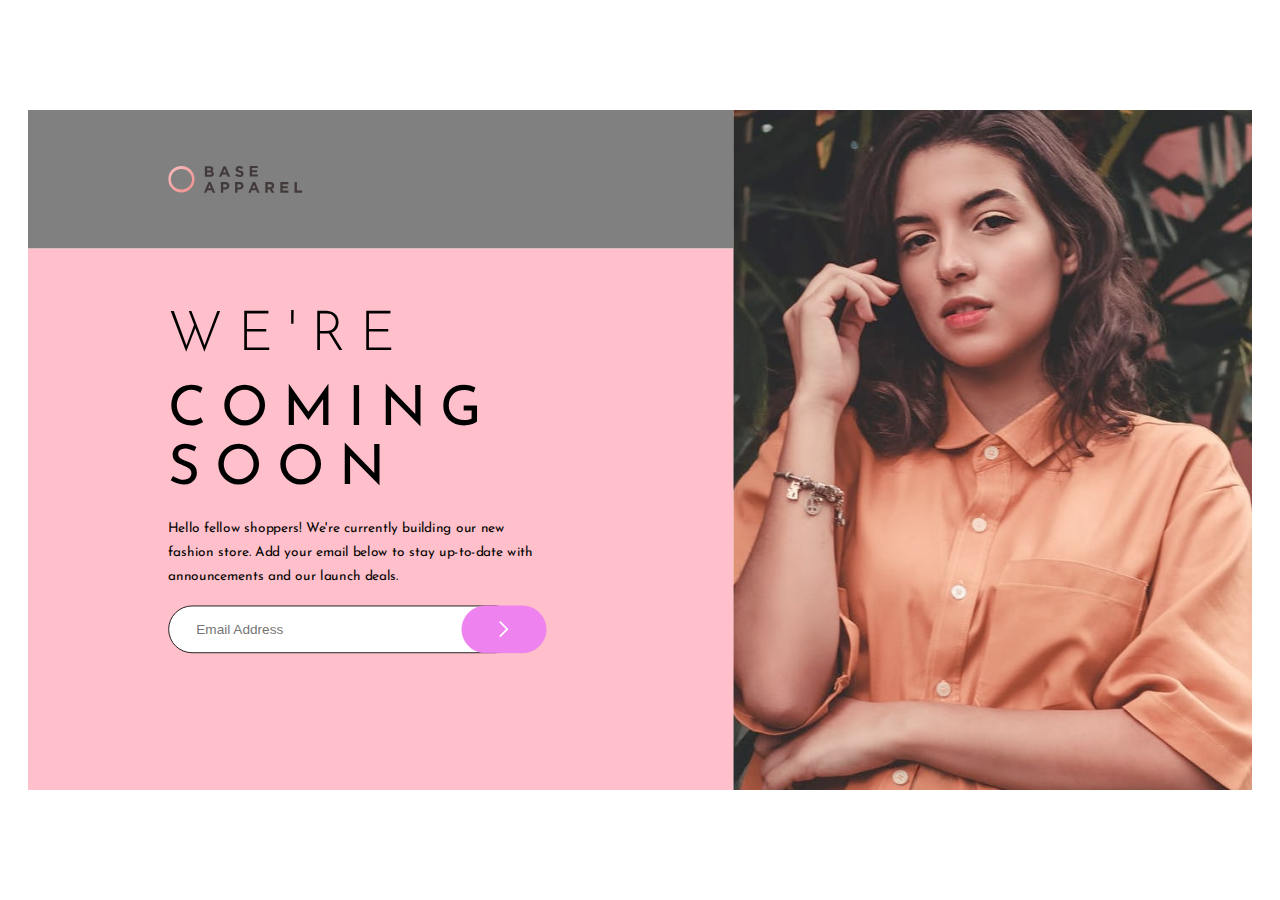
<file: Workouts/BaseApparelComingSoon/index.html>
<!DOCTYPE html>
<html lang="es">
<head>
    <meta charset="UTF-8">
    <meta http-equiv="X-UA-Compatible" content="IE=edge">
    <meta name="viewport" content="width=device-width, initial-scale=1.0">
    <title>Base Apparel Coming Soon</title>
    <link href="https://fonts.googleapis.com/css?family=Josefin Sans" rel="stylesheet" type="text/css">
    <link href="estilos.css" rel="stylesheet" type="text/css" />
</head>
<body>
    <main>
        <div class="container">
            <div class="header"><img src="assets/logo.svg" alt="logo" id="logo"></div>
            <div class="advert">
                <h2>WE'RE</h2>
                <h3>COMING SOON</h3>
                <h5>Hello fellow shoppers! We're currently building our new fashion store.  Add your email below to stay up-to-date with announcements and our launch deals.</h5>
                
                
                
                <div id="hey" class="email">
                    <input type="email" placeholder="Email Address">
                    <span id="error" class="error"></span>
                    <button type="submit" class="button"><img src="assets/icon-arrow.svg" alt="icon-arrow"></button>
                </div>
                <!--<img src="assets/icon-error.svg" alt="icon-alert">-->
            </div>
            <div class="foto"></div>
        </div>
    </main>

    <script type="text/javascript" src="funciones.js"></script>
    
</body>
</html>
</file>
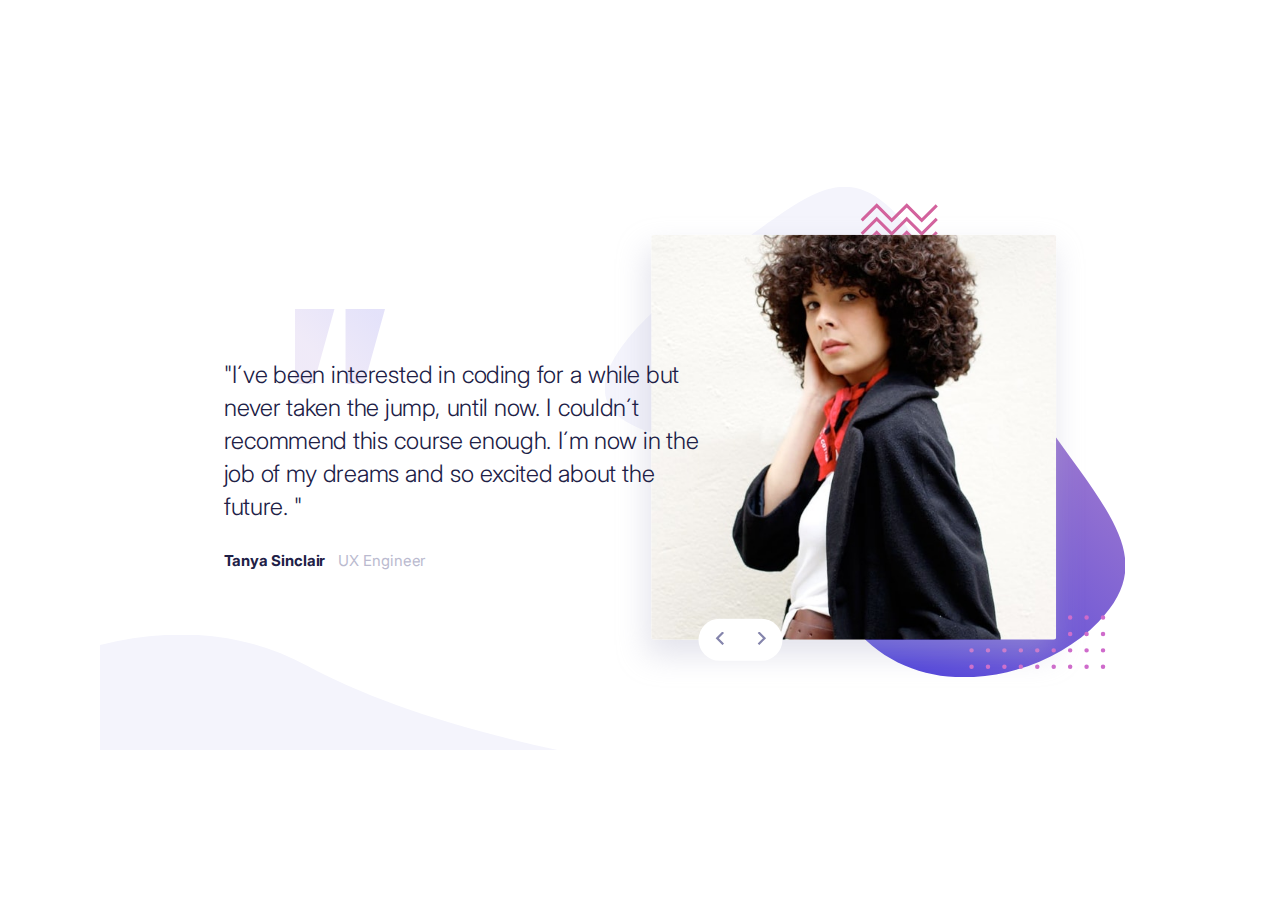
<file: Workouts/CodingBootcamp/Index.html>
<!DOCTYPE html>
<html lang="es">

<head>
    <meta charset="UTF-8">
    <meta http-equiv="X-UA-Compatible" content="IE=edge">
    <meta name="viewport" content="width=device-width, initial-scale=1.0">

    <title>Bootcamp-Coding</title>
    <link href="https://fonts.googleapis.com/css?family=Inter" rel="stylesheet" type="text/css">
    <link href="estilos.css" rel="stylesheet" type="text/css" />
    

</head>

<body>
    <main>
        <article>
            <div class="quotes"><img src="assets/pattern-quotes.svg" alt=""></div>
            <h3>
                <span id="testimony"></span>
            </h3>
            <footer>

                <h5 class="letras" id="person">Tanya Sinclair</h5>
                <h6 class="letras" id="profession">UX Engineer</h6>

            </footer>
        </article>

        <section>
            <div class="perfil"><img src="assets/image-tanya.jpg" alt="" id="ts"></div>
            <div class="bgImage"></div>
            <div class="slide">
                <nav class="prev"><a href="#"><img src="assets/icon-prev.svg" alt="prev"></a></nav>
                <nav class="next"><a href="#"><img src="assets/icon-next.svg" alt="next"></a></nav>
            </div>
        </section>

        <div class="curve"></div>
    </main>

    <script type="text/javascript" src="funciones.js"></script>

</body>

</html>
</file>
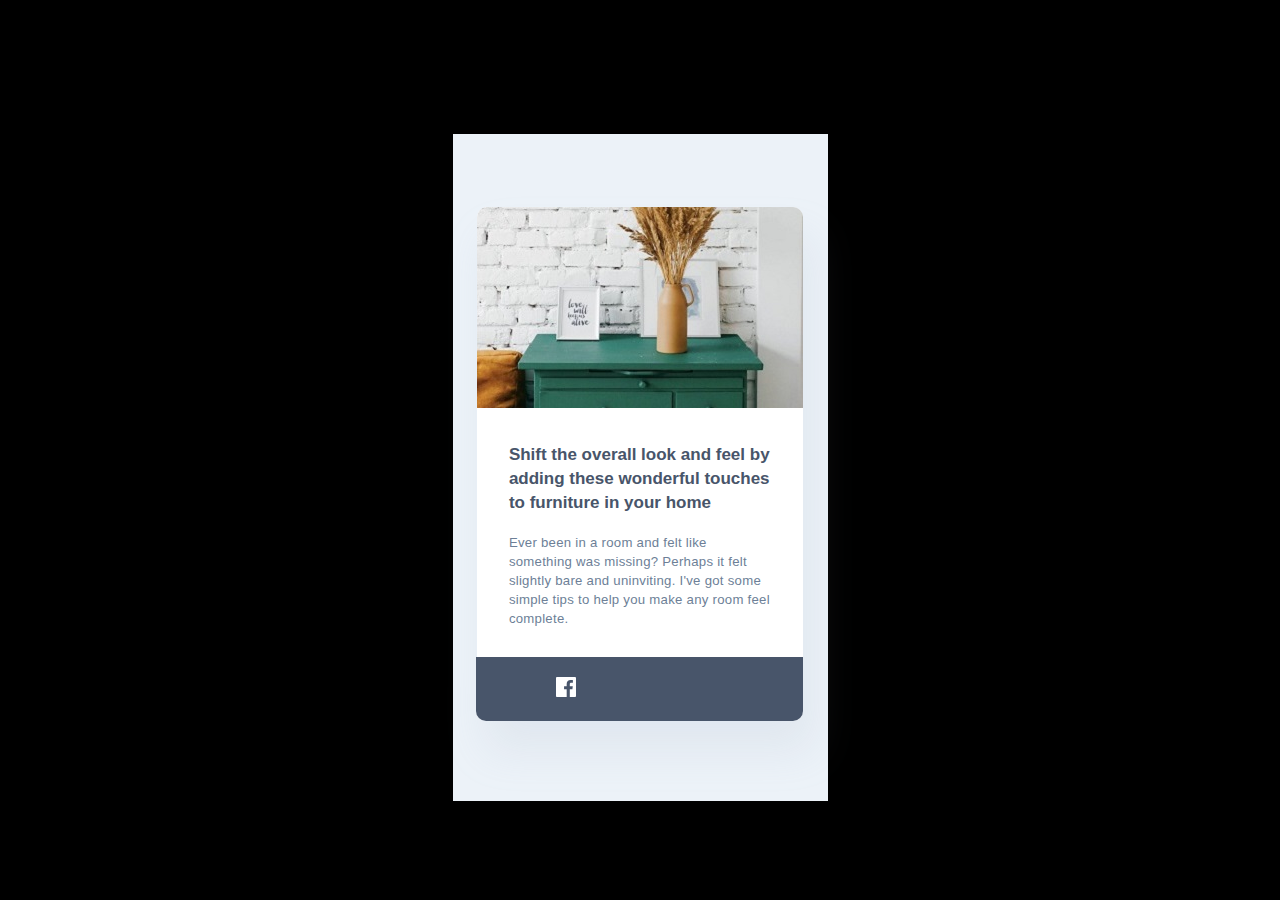
<file: Workouts/Decora/index.html>
<!DOCTYPE html>
<html lang="en">
<head>
    <meta charset="UTF-8">
    <meta http-equiv="X-UA-Compatible" content="IE=edge">
    <!--<meta name="viewport" content="width=device-width, initial-scale=1.0">-->

    <title>Deco-interiores-Coaching</title>
    <link href="https://fonts.google.com/specimen/Manrope" rel="stylesheet" type="text/css">
    <link href="estilos.css" rel="stylesheet" type="text/css" />
</head>
    <body>
        <div class="fondo">

            <div class="tarjeta">

                <div class="marco-foto">
                    <!--<a href="#"><img class="smaller-image" src="componentes/drawers.jpg" alt="decorando interiores" /></a>-->
                </div>
                <div class="contenido">
                    <h1>Shift the overall look and feel by adding these wonderful touches to furniture in your home</h1>
                    <p>
                        Ever been in a room and felt like something was missing?
                        Perhaps it felt slightly bare and uninviting.  I've got some simple tips to help you make any room feel complete.
                    </p>
                </div>
                <div class="influencer">
                    <div class="porta-retrato"></div>
                    <p id="my-michelle">
                        <strong>Michelle Appleton</strong><br />
                        28 Jun 2020
                    </p>
                    <div class="share"></div>
                    <div class="redes">
                        <div class="puntero"></div>
                        <a href="#" id="face"><img src="componentes/icon-facebook.svg" alt="fake-news" /></a>

                    </div>
                </div>
    

            </div>
        </div>
        





    </body>
</html>
</file>
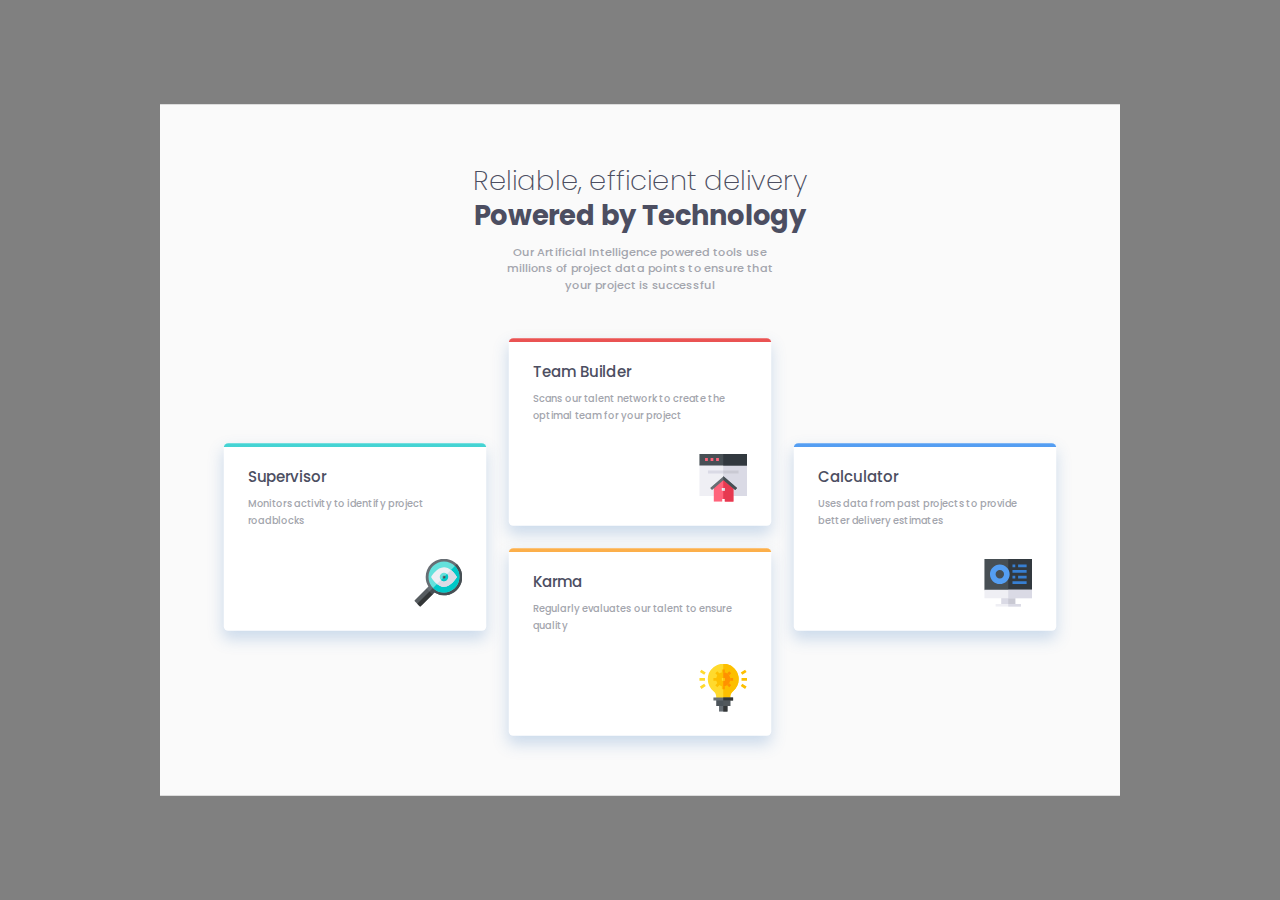
<file: Workouts/FourCardFeatureSection/index.html>
<!DOCTYPE html>
<html lang="es">

<head>
    <meta charset="UTF-8">
    <meta http-equiv="X-UA-Compatible" content="IE=edge">
    <meta name="viewport" content="width=device-width, initial-scale=1.0">
    <title>Four card feature section</title>
    <link href="https://fonts.googleapis.com/css?family=Poppins" rel="stylesheet" type="text/css">
    <link href="estilos.css" rel="stylesheet" type="text/css" />
</head>

<body>
    <main>
        <header>
            <h1>Reliable, efficient delivery</h1>
            <h2>Powered by Technology</h2>
            <h3>Our Artificial Intelligence powered tools use millions of project data points to ensure that your
                project is successful</h3>
        </header>
        <aside>
            <div class="extremes">
                <article>
                    <span id="cyanBar"></span>
                    <h4>Supervisor</h4>
                    <h5>Monitors activity to identify project roadblocks</h5>
                    <div><img src="assets/icon-supervisor.svg" alt="icon-supervisor"></div>
                </article>
            </div>
            <div class="middle">
                <article>
                    <span id="redBar"></span>
                    <h4>Team Builder</h4>
                    <h5>Scans our talent network to create the optimal team for your project</h5>
                    <div><img src="assets/icon-team-builder.svg" alt="icon-team-builder"></div>
                </article>
                <article>
                    <span id="orangeBar"></span>
                    <h4>Karma</h4>
                    <h5>Regularly evaluates our talent to ensure quality</h5>
                    <div><img src="assets/icon-karma.svg" alt="icon-karma"></div>
                </article>
            </div>
            <div class="extremes">
                <article>
                    <span id="blueBar"></span>
                    <h4>Calculator</h4>
                    <h5>Uses data from past projects to provide better delivery estimates</h5>
                    <div><img src="assets/icon-calculator.svg" alt="icon-calculator"></div>
                </article>
            </div>
        </aside>
    </main>
</body>

</html>
</file>
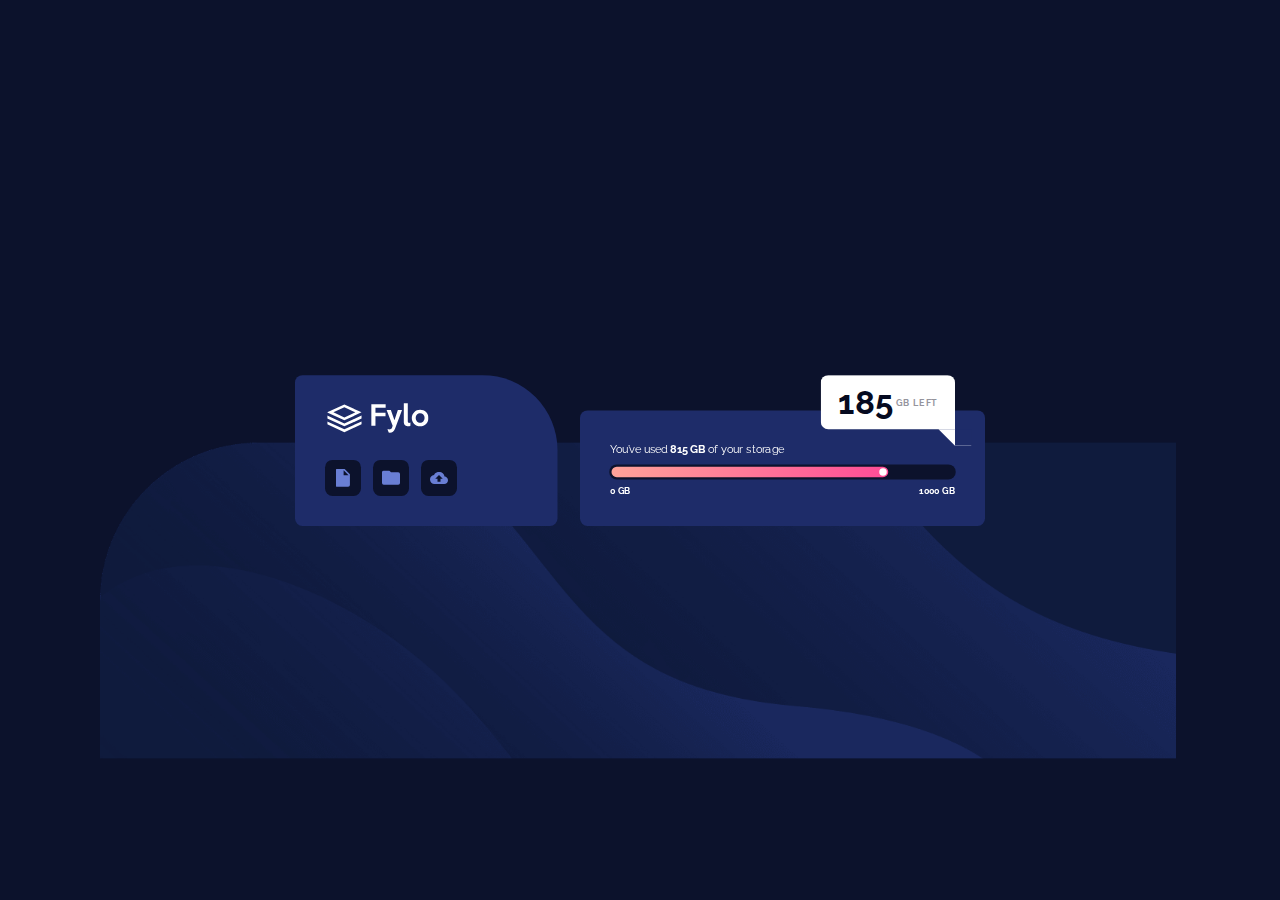
<file: Workouts/FyloDataStorage - flex/index.html>
<!DOCTYPE html>
<html lang="es">
<head>
    <meta charset="UTF-8">
    <meta http-equiv="X-UA-Compatible" content="IE=edge">
    <meta name="viewport" content="width=device-width, initial-scale=1.0">

    <title>Fylo Data Storage</title>
    <link href="https://fonts.googleapis.com/css?family=Raleway" rel="stylesheet" type="text/css">
    <link href="estilos.css" rel="stylesheet" type="text/css" />
</head>
    <body>


        <main>

            <aside>

                <div class="logo">
                    <img src="assets/logo.svg" alt="logoFylo">

                </div>
                <div class="boxes-dark">
                    <div class="icons"><img src="assets/icon-document.svg" alt="documento"></div>
                    <div class="icons"><img src="assets/icon-folder.svg" alt="carpeta"></div>
                    <div class="icons"><img src="assets/icon-upload.svg" alt="subir"></div>
                </div>
            </aside>
                
            <aside>
                <h4>You’ve used<strong>&nbsp;815 GB&nbsp;</strong>of your storage</h4>
                <div class="barContainer">
                    <div class="progress">  
                        <div class="ball"></div>
                    </div>
                </div>
                <h5><span>0 GB</span><span>1000 GB</span></h5>
            </aside>
            <div class="globe">
                <h2>185</h2>
                <h3>GB LEFT</h3>
            </div>
            <div class="bg"></div>

        </main>



        
        





    </body>
</html>
</file>
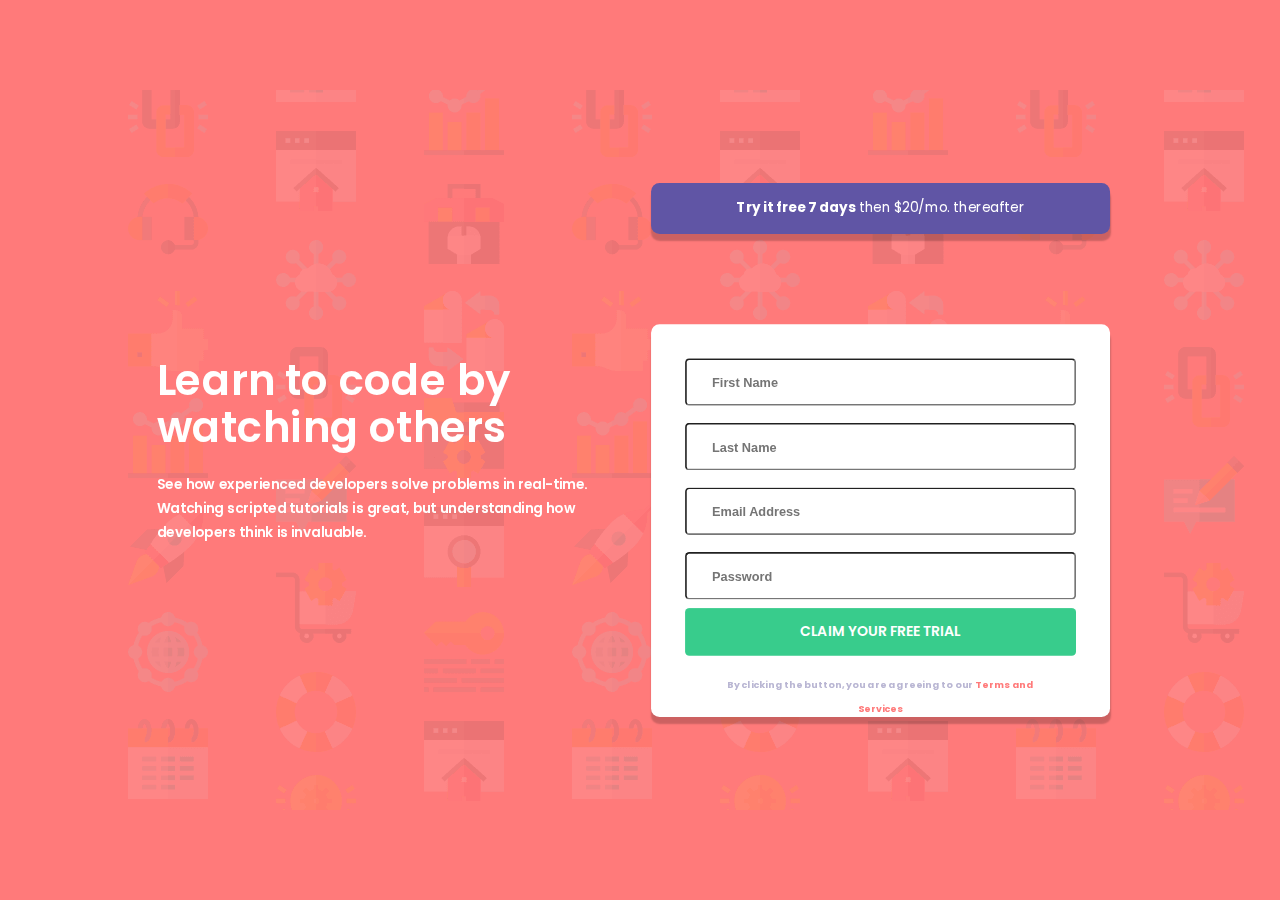
<file: Workouts/IntroComponentWithSignUpForm/index.html>
<!DOCTYPE html>
<html lang="es">
<head>
    <meta charset="UTF-8">
    <meta http-equiv="X-UA-Compatible" content="IE=edge">
    <meta name="viewport" content="width=device-width, initial-scale=1.0">
    <title>Intro Component with SignUp Form</title>
    <link href="https://fonts.googleapis.com/css?family=Poppins" rel="stylesheet" type="text/css">
    <link href="estilos.css" rel="stylesheet" type="text/css" />
</head>
<body>
    <main>
        <section>
            <hgroup>
            <h1>Learn to code by watching others</h1>
            <h4>See how experienced developers solve problems in real-time.  Watching scripted tutorials is great, but understanding how developers think is invaluable.</h4>
        </hgroup>
        </section>
        
        <section>
            <div class="try"><span><strong>Try it free 7 days</strong>&nbsp;then $20/mo. thereafter</span></div>
            <form id="form">
                <div><input id="firstName" type="text" placeholder="First Name"><img src="assets/icon-error.svg" alt="icon-error"><span></span></div>
                <div><input id="lastName" type="text" placeholder="Last Name"><img src="assets/icon-error.svg" alt="icon-error"><span></span></div>
                <div><input id="email" type="email" placeholder="Email Address"><img src="assets/icon-error.svg" alt="icon-error"><span></span></div>
                <div><input id="password" type="password" placeholder="Password"><img src="assets/icon-error.svg" alt="icon-error"><span></span></div>
                <div id="button">CLAIM YOUR FREE TRIAL</div>
                <h6><strong>By clicking the button, you are agreeing to our <span>Terms and Services</span></strong></h6>
            </form>
                
        </section>
    </main>

    <script type="text/javascript" src="funciones.js"></script>
    
</body>
</html>
</file>
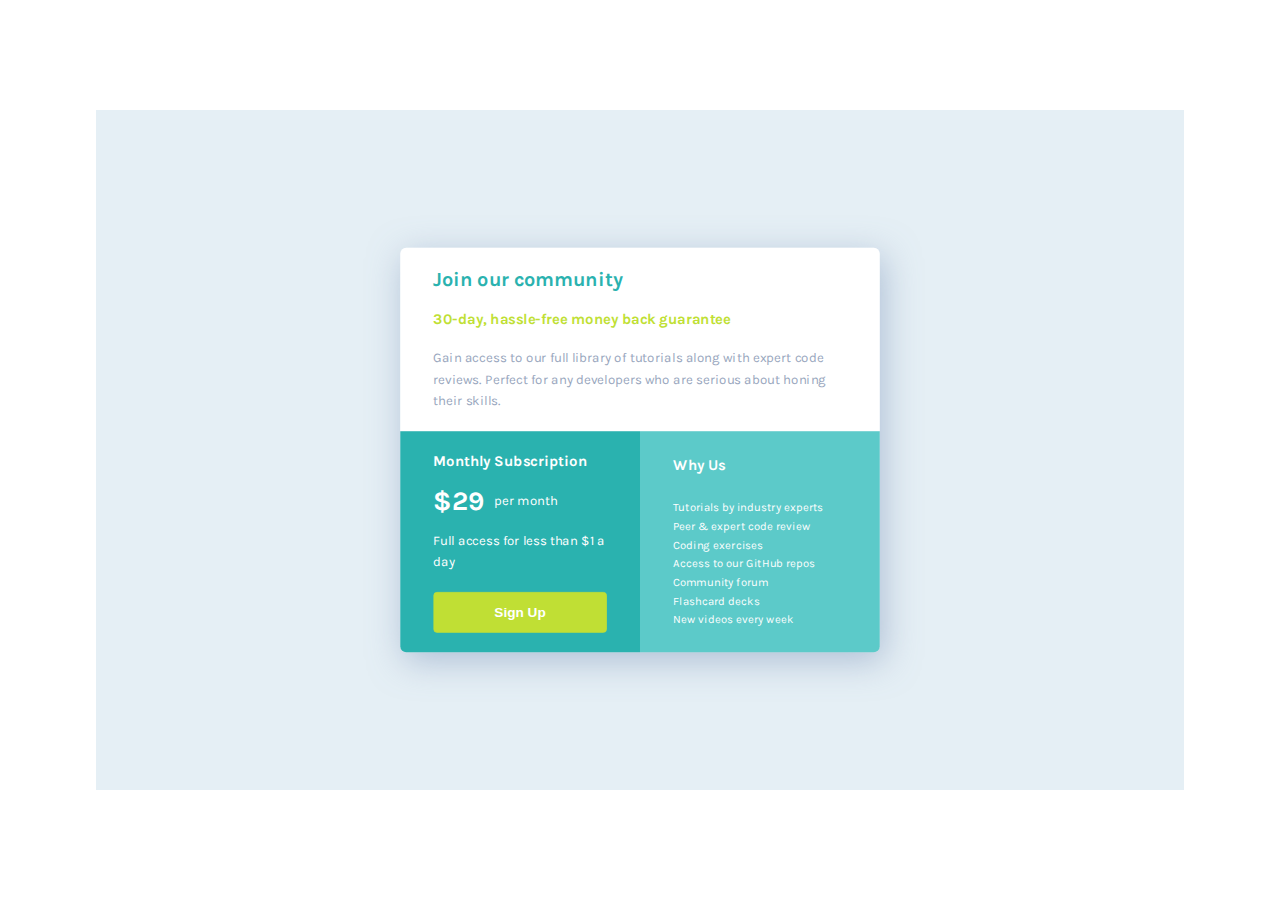
<file: Workouts/SinglePriceGridComponent/Index.html>
<!DOCTYPE html>
<html>

<head>
    <meta charset="UTF-8">
    <meta http-equiv="X-UA-Compatible" content="IE=edge">
    <meta name="viewport" content="width=device-width, initial-scale=1.0">
    <title>Single price grid component</title>
    <link href="https://fonts.googleapis.com/css?family=Karla" rel="stylesheet" type="text/css">
    <link href="estilos.css" rel="stylesheet" type="text/css" />
</head>
<body>
    <main>
        <div class="container">
            <div class="join"><h1>Join our community</h1>
                    <h3>30-day, hassle-free money back guarantee</h3>
                    <h4>Gain access to our full library of tutorials along with expert code reviews.  Perfect for any developers who are serious about honing their skills.</h4>
            </div>
            <div class="monthly"><h2>Monthly Subscription</h2>
                <div class="hgroup"><h1>$29</h1><h3>per month</h3></div>
                <h3>Full access for less than $1 a day</h3>
                <button type="submit" class="button">Sign Up</button>
            </div>
            <div class="why"><h2>Why Us</h2>
            <h5>Tutorials by industry experts<br>Peer & expert code review<br>Coding exercises<br>Access to our GitHub repos<br>Community forum<br>Flashcard decks<br>New videos every week</h5>
            </div>
        </div>
    </main>

    <script type="text/javascript" src="funciones.js"></script>
</body>

</html>
</file>
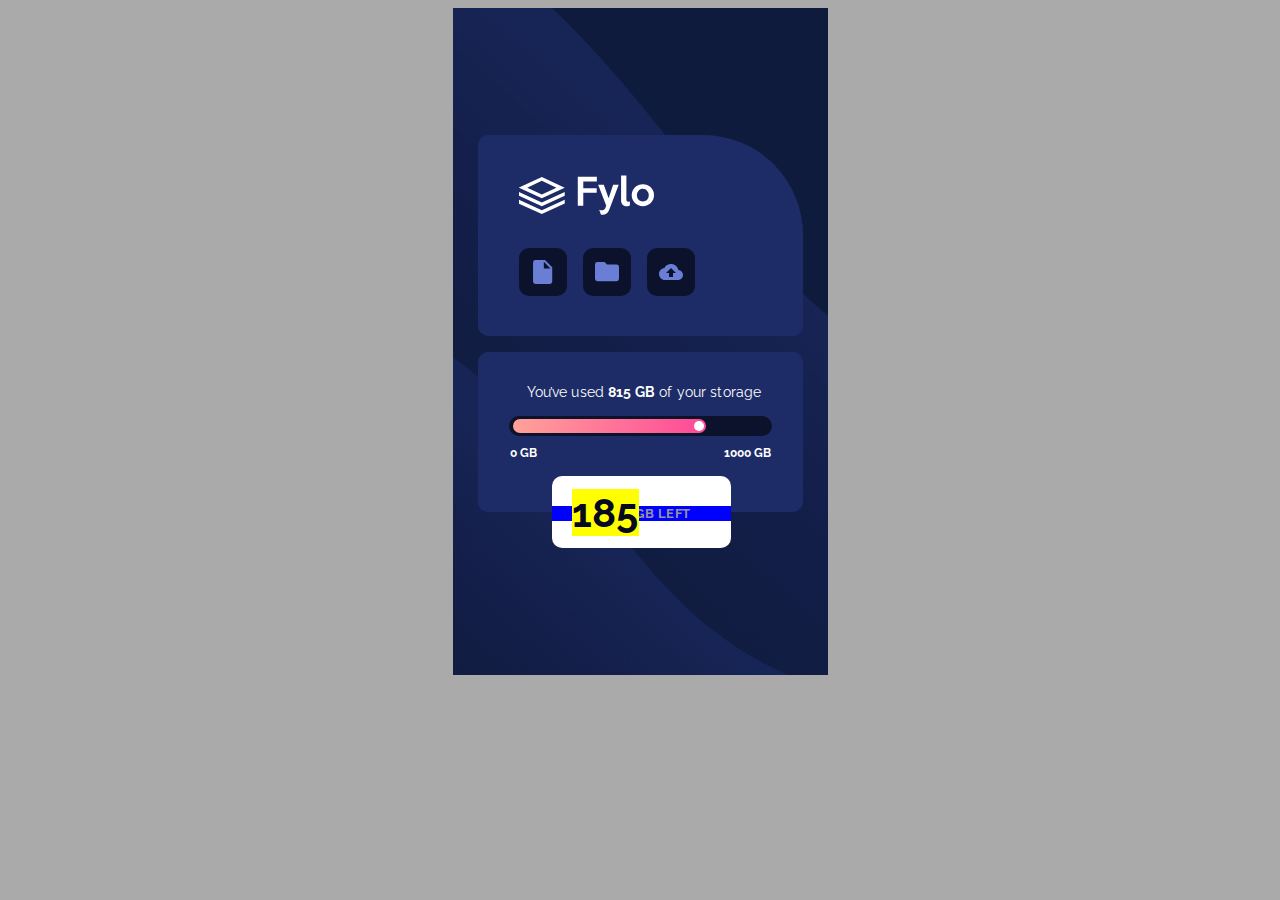
<file: Workouts/FyloDataStorage/fylo.html>
<!DOCTYPE html>
<html lang="en">
<head>
    <meta charset="UTF-8">
    <meta http-equiv="X-UA-Compatible" content="IE=edge">
    <!--<meta name="viewport" content="width=device-width, initial-scale=1.0">-->

    <title>Fylo Data Storage</title>
    <!--<link href="https://fonts.google.com/specimen/Raleway" rel="stylesheet" type="text/css">-->
    <link href="https://fonts.googleapis.com/css?family=Raleway" rel="stylesheet" type="text/css">
    <link href="estilosFylo.css" rel="stylesheet" type="text/css" />
</head>
    <body>
        <div class="fondo">

            <div class="formato">
                
                <div class="bg-formato"></div>
                <div class="contenedor-storage">
                    <img src="assets/logo.svg" class="logo" alt="logo">
                    <div class="caja"><a href="#" class="centrado"><img src="assets/icon-document.svg" alt="documento"></a></div>
                    <div class="caja dos"><a href="#" class="centrado--folder"><img src="assets/icon-folder.svg" alt="folder"></a></div>
                    <div class="caja tres"><a href="#" class="centrado--upload"><img src="assets/icon-upload.svg" alt="uplo"></a></div>
                </div>

                
                
                <div class="contenedor-info-gb">
                    <h4>You’ve used <strong>815 GB</strong> of your storage</h4>
                    <h5>0 GB</h5>
                    <h6>1000 GB</h6>
                    <div class="caja-barra">
                        <div class="barra">
                            <div class="bola"></div>
                        </div>
                    </div>
                </div>

                <div class="globo">
                    <h2>185</h2>
                    <h3>GB LEFT</h3>
                </div>
                <div class="punta"></div>
                <div class="saca-punta"></div>
                <div class="cuadro"></div>

                
                
            </div>
        </div>
        





    </body>
</html>
</file>
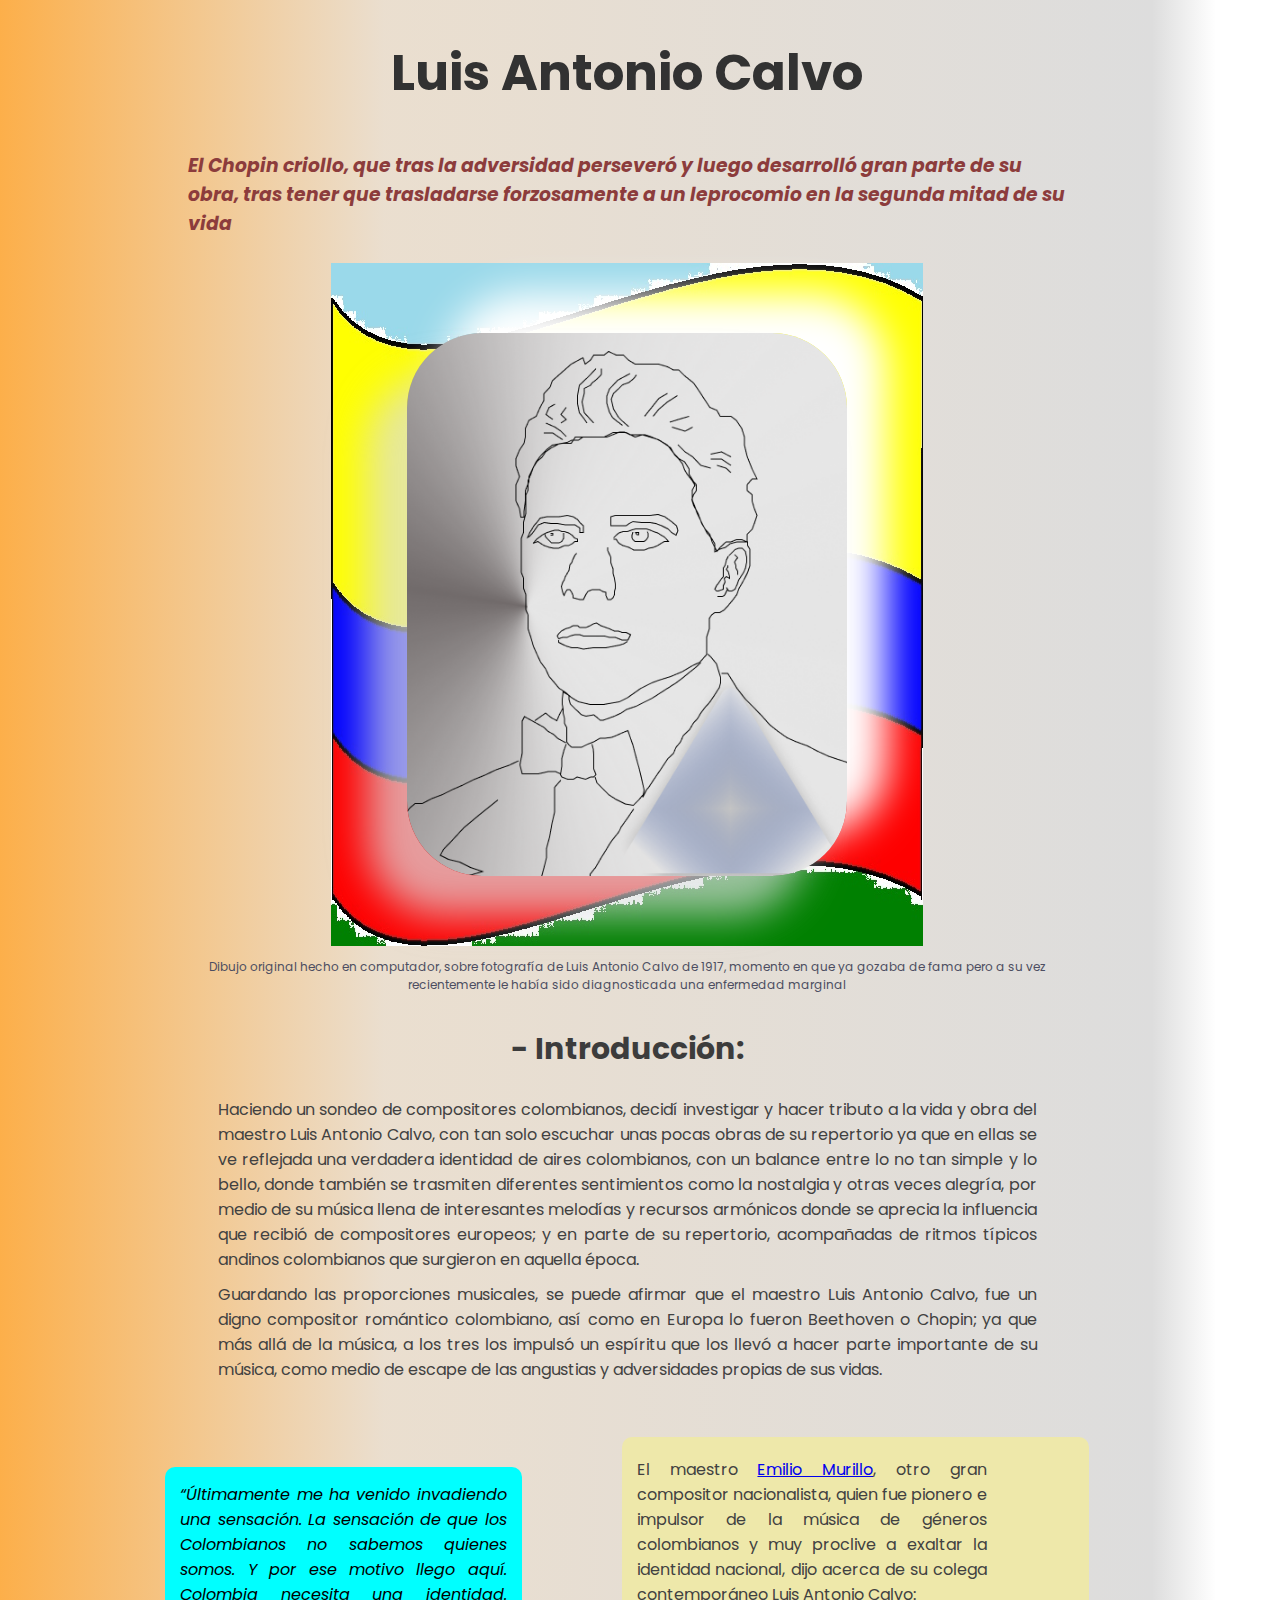
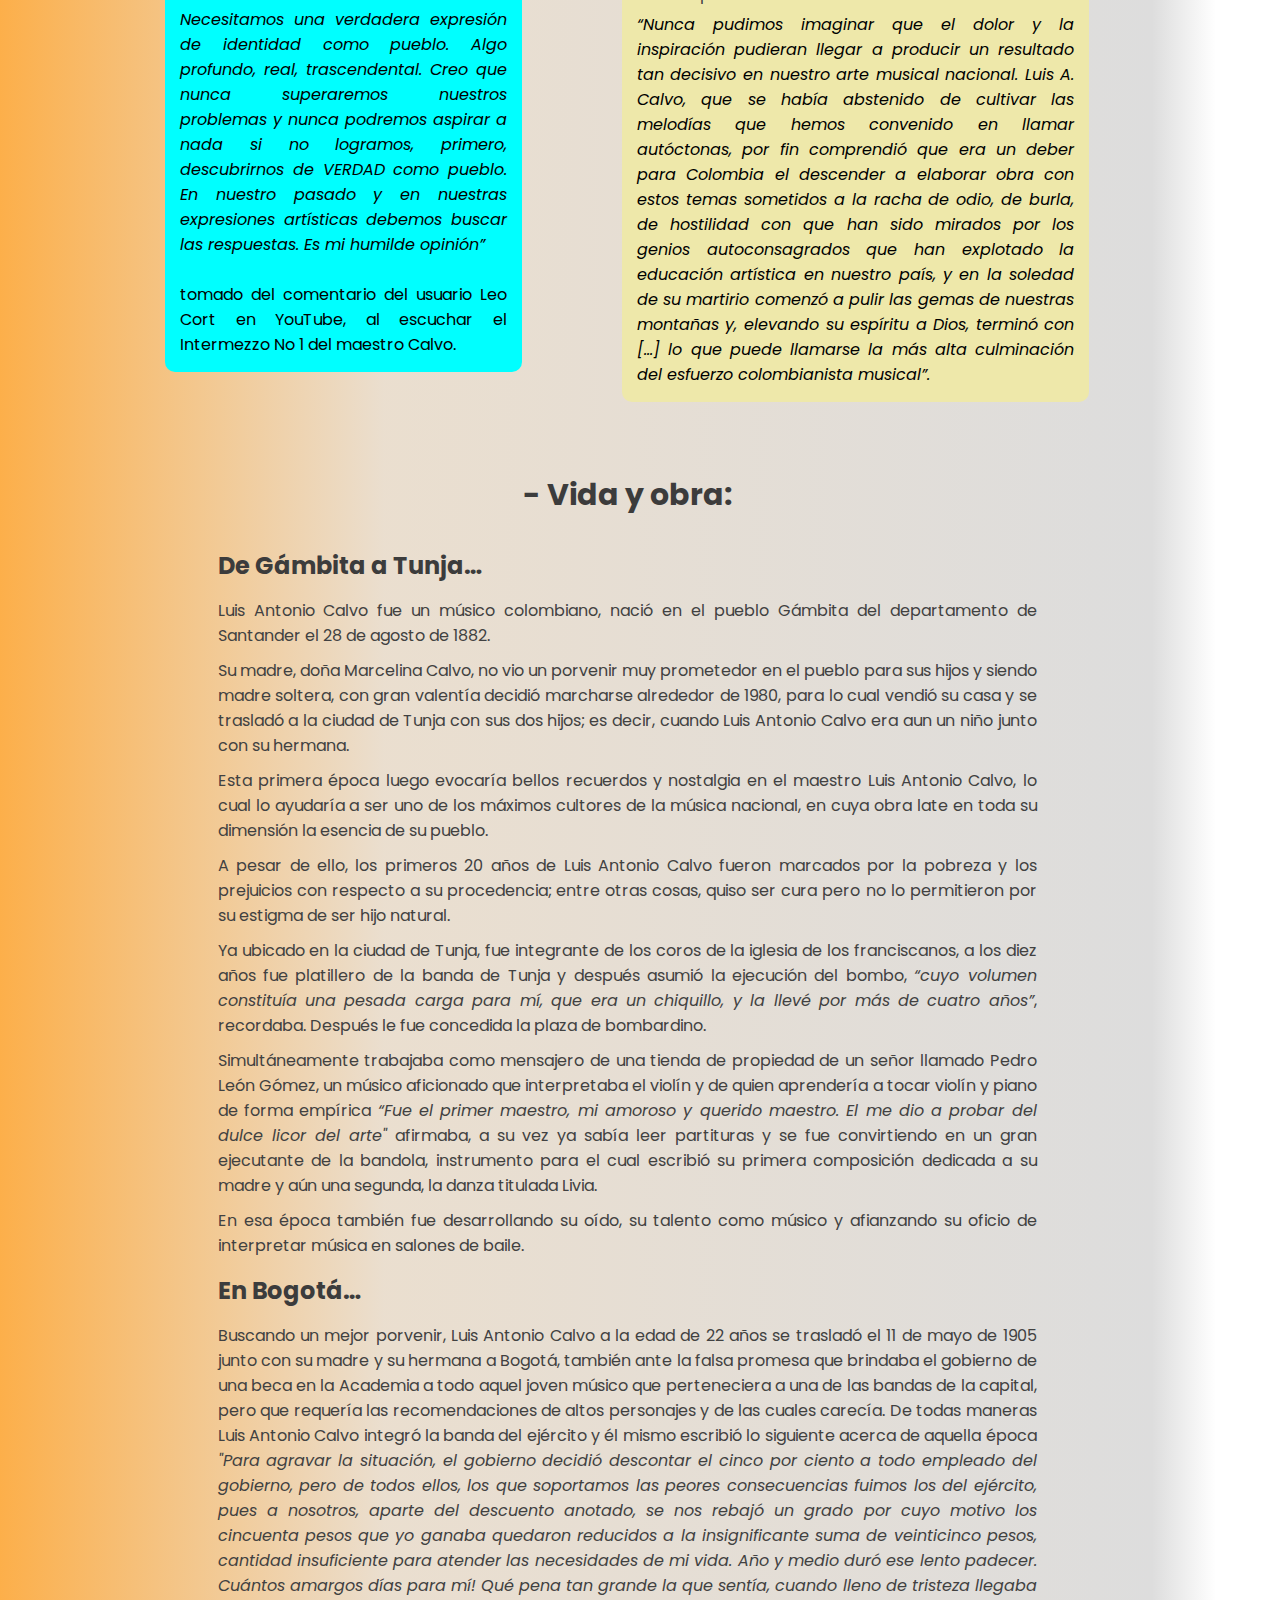
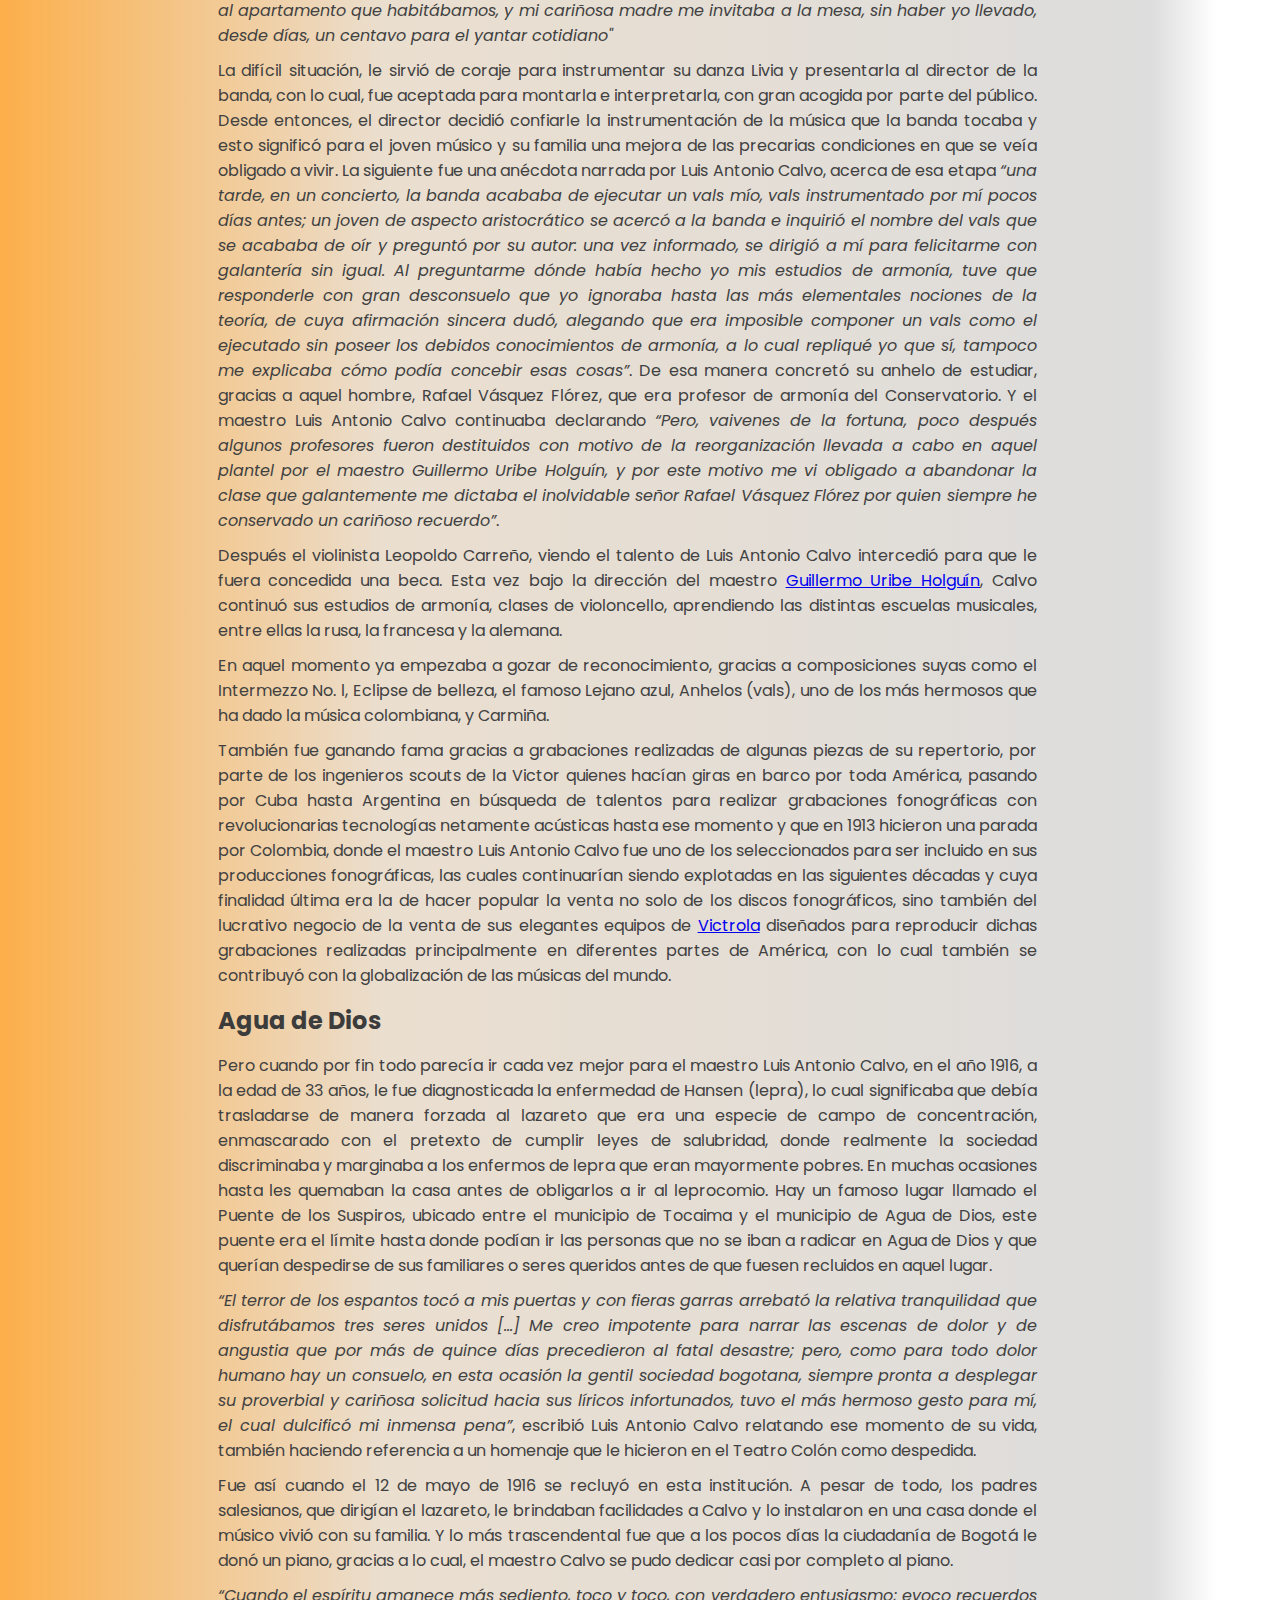
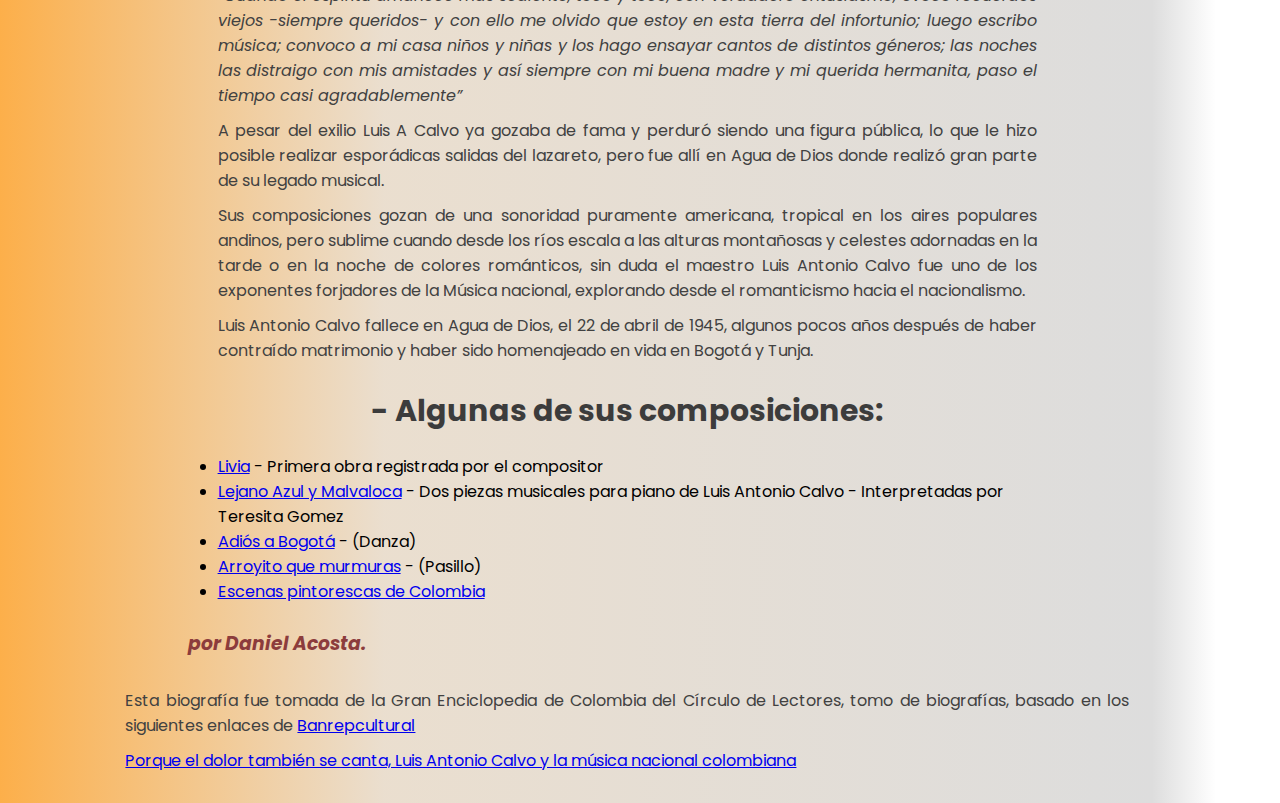
<file: Workouts/freeCodeCampProjects/tributePage/LuisAntonioCalvo.html>
<!DOCTYPE html>
<html lang="es">

<head>
    <meta charset="UTF-8" lang="ES">
    <meta http-equiv="X-UA-Compatible" content="IE=edge">
    <meta name="viewport" content="width=device-width, initial-scale=1.0">
    <title>Luis Antonio Calvo</title>
    <link href="https://fonts.googleapis.com/css?family=Poppins" rel="stylesheet" type="text/css">
    <style>


:root {
 --colombia: url(bandera.jpg);
 --width-b: 1551px;

}

    @media  (max-width:1600px) {

    * {
        transition: ease-in-out 1s;    
    }

        :root {
        --colombia: url(banderita.jpg);
        --width-b: 592px;
        }
    }

        *{
            box-sizing: border-box;
            padding: 0px;
            margin: 0px;
        }

        body {
            display: flex;
            justify-content: center;
            align-items: center;
            width: 98vw;
            background: linear-gradient(90deg, hsl(34, 97%, 64%) 0%, hsla(34, 40%, 85%, 0.9) 30%, #DDD 90%, #FFF 95%);
            font-family: Poppins;
        }

        main {
            width: 100%;
            display: flex;
            flex-direction: column;
            align-items: center;
            height: auto;
        }

        #img-div{
            display: flex;
            justify-content: center;
            align-items: center;
            flex-direction: column;
        }

        #bandera {
            background: var(--colombia, url(bandera.jpg));
            background-position: center;
            display: flex;
            justify-content: center;
            align-items: center;
            width: var(--width-b, 1551px);
            height: 683px;
            background-repeat: no-repeat;
            position: relative;
        }

        #image {
            position: absolute;
            width: 440px;
            height: 543px;
            border-radius: 75px;
            box-shadow: -40px 40px 40px rgba(219, 222, 224, 0.7), 40px -40px 40px rgb(255, 255, 255);
        }

        #img-caption{
            display: flex;
            position:relative;
            justify-content: center;
            align-items: center;
            height: 60px;
            width: 70%;
            color: rgb(76, 78, 97);
            font-style: normal;
            text-align: center;
            font-size: 12px;
        }

        h1 {
            padding-top: 35px;
            padding-bottom: 15px;
            text-align: center;
            font-size: 50px;
            color: rgb(50,50,50);
        }
        h3 {
            padding-top: 25px;
            padding-bottom: 25px;
            color: rgb(140,60,60);
            font-style: italic;
            width: 70%;
        }
        h2 {
            padding-top: 20px;
            padding-bottom: 20px;
            text-align: left;
            font-size: 30px;
            color: rgb(60,60,60);
        }

        h4 {
            position:relative;
            left: 0px;
            padding-top: 10px;
            padding-bottom: 10px;
            text-align: left;
            font-size: 24px;
            color: rgb(60,60,60);
            font-weight: bold;
            width: 80%;
        }

        #tribute-info{
            display: flex;
            position: relative;
            width: 80vw;
            justify-content: center;
            align-items: center;
            flex-direction: column;
        }

        p {
            padding-top: 5px;
            padding-bottom: 5px;
            text-align: justify;
            font-size: 16px;
            color: rgb(65,65,65);
            width: 80%;
        }

        #tarjetas {
            position: relative;
            display: flex;
            justify-content:space-between;
            align-items: center;
        }

        #A {
            position: relative;
            display: flex;
            flex-direction: column;
            border-radius: 10px;
            background-color: aqua;
            margin: 50px;
            padding: 15px;
            text-align: justify;
        }

        #B {
            position: relative;
            display: flex;
            flex-direction: column;
            border-radius: 10px;
            background-color:palegoldenrod;
            margin: 50px;
            padding: 15px;
            text-align: justify;
        }

        .italic {
            font-style: italic;
        }

        .lista{
            position: relative;
            display: flex;
            flex-direction: column;
            width: 80%;
        }



    </style>
</head>
<body>
<main id="main">
<h1 id="title">Luis Antonio Calvo</h1>
<h3>El Chopin criollo, que tras la adversidad perseveró y luego desarrolló gran parte de su obra, tras tener que trasladarse forzosamente a un leprocomio en la segunda mitad de su vida</h3>
<div id="img-div">
    <div id="bandera"><img src="fotoLAC.png" alt="dibujo lapiz original hecho en figma para no atentar derechos de autor, sobre retrato de Luis Antonio Calvo" id="image"></div>
    
    <figcaption id="img-caption">Dibujo original hecho en computador, sobre fotografía de Luis Antonio Calvo de 1917, momento en que ya gozaba de fama pero a su vez recientemente le había sido diagnosticada una enfermedad marginal</figcaption>
</div>    
    <section id="tribute-info">
        <h2>- Introducción:</h2>

        <p>
            Haciendo un sondeo de compositores colombianos, decidí investigar y hacer tributo a la vida y obra del maestro Luis Antonio Calvo, con tan solo escuchar unas pocas obras de su repertorio ya que en ellas se ve reflejada una verdadera identidad de aires colombianos, con un balance entre lo no tan simple y lo bello, donde también se trasmiten diferentes sentimientos como la nostalgia y otras veces alegría, por medio de su música llena de interesantes melodías y recursos armónicos donde se aprecia la influencia que recibió de compositores europeos; y en parte de su repertorio, acompañadas de ritmos típicos andinos colombianos que surgieron en aquella época. 
        </p>
        <p>
            Guardando las proporciones musicales, se puede afirmar que el maestro Luis Antonio Calvo, fue un digno compositor romántico colombiano, así como en Europa lo fueron Beethoven o Chopin; ya que más allá de la música, a los tres los impulsó un espíritu que los llevó a hacer parte importante de su música, como medio de escape de las angustias y adversidades propias de sus vidas. 
        </p>

        <div id="tarjetas">
            <div id="A"><span class="italic">“Últimamente me ha venido invadiendo una sensación. La sensación de que los Colombianos no sabemos quienes somos. Y por ese motivo llego aquí. Colombia necesita una identidad. Necesitamos una verdadera expresión de identidad como pueblo. Algo profundo, real, trascendental. Creo que nunca superaremos nuestros problemas y nunca podremos aspirar a nada si no logramos, primero, descubrirnos de VERDAD como pueblo. En nuestro pasado y en nuestras expresiones artísticas debemos buscar las respuestas. Es mi humilde opinión”</span> <br> tomado del comentario del usuario Leo Cort en YouTube, al escuchar el Intermezzo No 1 del maestro Calvo.</div>
            <div id="B"><p>El maestro <a href="https://www.banrepcultural.org/biblioteca-virtual/credencial-historia/numero-120/emilio-murillo-gruta-simbolica-y-nacionalismo-musical" target="_blank">Emilio Murillo</a>, otro gran compositor nacionalista, quien fue pionero e impulsor de la música de géneros colombianos y muy proclive a exaltar la identidad nacional, dijo acerca de su colega contemporáneo Luis Antonio Calvo: </p><span class="italic">“Nunca pudimos imaginar que el dolor y la inspiración pudieran llegar a producir un resultado tan decisivo en nuestro arte musical nacional. Luis A. Calvo, que se había abstenido de cultivar las melodías que hemos convenido en llamar autóctonas, por fin comprendió que era un deber para Colombia el descender a elaborar obra con estos temas sometidos a la racha de odio, de burla, de hostilidad con que han sido mirados por los genios autoconsagrados que han explotado la educación artística en nuestro país, y en la soledad de su martirio comenzó a pulir las gemas de nuestras montañas y, elevando su espíritu a Dios, terminó con [...] lo que puede llamarse la más alta culminación del esfuerzo colombianista musical”.</span></div>
        </div>

        <h2>- Vida y obra:</h2>
        <h4>De Gámbita a Tunja…</h4>
        <p>Luis Antonio Calvo fue un músico colombiano, nació en el pueblo Gámbita del departamento de Santander el 28 de agosto de 1882.</p>
        <p>Su madre, doña Marcelina Calvo, no vio un porvenir muy prometedor en el pueblo para sus hijos y siendo madre soltera, con gran valentía decidió marcharse alrededor de 1980, para lo cual vendió su casa y se trasladó a la ciudad de Tunja con sus dos hijos; es decir, cuando Luis Antonio Calvo era aun un niño junto con su hermana.</p>
        <p>Esta primera época luego evocaría bellos recuerdos y nostalgia en el maestro Luis Antonio Calvo, lo cual lo ayudaría a ser uno de los máximos cultores de la música nacional, en cuya obra late en toda su dimensión la esencia de su pueblo.</p>
        <p>A pesar de ello, los primeros 20 años de Luis Antonio Calvo fueron marcados por la pobreza y los prejuicios con respecto a su procedencia; entre otras cosas, quiso ser cura pero no lo permitieron por su estigma de ser hijo natural.</p>
        <p>Ya ubicado en la ciudad de Tunja, fue integrante de los coros de la iglesia de los franciscanos, a los diez años fue platillero de la banda de Tunja y después asumió la ejecución del bombo, <span class="italic">“cuyo volumen constituía una pesada carga para mí, que era un chiquillo, y la llevé por más de cuatro años”</span>, recordaba. Después le fue concedida la plaza de bombardino.</p>
        <p>Simultáneamente trabajaba como mensajero de una tienda de propiedad de un señor llamado Pedro León Gómez, un músico aficionado que interpretaba el violín y de quien aprendería a tocar violín y piano de forma empírica <span class="italic">“Fue el primer maestro, mi amoroso y querido maestro. El me dio a probar del dulce licor del arte"</span> afirmaba, a su vez ya sabía leer partituras y se fue convirtiendo en un gran ejecutante de la bandola, instrumento para el cual escribió su primera composición dedicada a su madre y aún una segunda, la danza titulada Livia.</p>
        <p>En esa época también fue desarrollando su oído, su talento como músico y afianzando su oficio de interpretar música en salones de baile.</p>
        <h4>En Bogotá…</h4>
        <p>Buscando un mejor porvenir, Luis Antonio Calvo a la edad de 22 años se trasladó el 11 de mayo de 1905 junto con su madre y su hermana a Bogotá, también ante la falsa promesa que brindaba el gobierno de una beca en la Academia a todo aquel joven músico que perteneciera a una de las bandas de la capital, pero que requería las recomendaciones de altos personajes y de las cuales carecía.  De todas maneras Luis Antonio Calvo integró la banda del ejército y él mismo escribió lo siguiente acerca de aquella época <span class="italic">"Para agravar la situación, el gobierno decidió descontar el cinco por ciento a todo empleado del gobierno, pero de todos ellos, los que soportamos las peores consecuencias fuimos los del ejército, pues a nosotros, aparte del descuento anotado, se nos rebajó un grado por cuyo motivo los cincuenta pesos que yo ganaba quedaron reducidos a la insignificante suma de veinticinco pesos, cantidad insuficiente para atender las necesidades de mi vida. Año y medio duró ese lento padecer. Cuántos amargos días para mí! Qué pena tan grande la que sentía, cuando lleno de tristeza llegaba al apartamento que habitábamos, y mi cariñosa madre me invitaba a la mesa, sin haber yo llevado, desde días, un centavo para el yantar cotidiano"</span></p>
        <p>La difícil situación, le sirvió de coraje para instrumentar su danza Livia y presentarla al director de la banda, con lo cual, fue aceptada para montarla e interpretarla, con gran acogida por parte del público. Desde entonces, el director decidió confiarle la instrumentación de la música que la banda tocaba y esto significó para el joven músico y su familia una mejora de las precarias condiciones en que se veía obligado a vivir.  La siguiente fue una anécdota narrada por Luis Antonio Calvo, acerca de esa etapa <span class="italic">“una tarde, en un concierto, la banda acababa de ejecutar un vals mío, vals instrumentado por mí pocos días antes; un joven de aspecto aristocrático se acercó a la banda e inquirió el nombre del vals que se acababa de oír y preguntó por su autor: una vez informado, se dirigió a mí para felicitarme con galantería sin igual. Al preguntarme dónde había hecho yo mis estudios de armonía, tuve que responderle con gran desconsuelo que yo ignoraba hasta las más elementales nociones de la teoría, de cuya afirmación sincera dudó, alegando que era imposible componer un vals como el ejecutado sin poseer los debidos conocimientos de armonía, a lo cual repliqué yo que sí, tampoco me explicaba cómo podía concebir esas cosas”</span>. De esa manera concretó su anhelo de estudiar, gracias a aquel hombre, Rafael Vásquez Flórez, que era profesor de armonía del Conservatorio.  Y el maestro Luis Antonio Calvo continuaba declarando <span class="italic">“Pero, vaivenes de la fortuna, poco después algunos profesores fueron destituidos con motivo de la reorganización llevada a cabo en aquel plantel por el maestro Guillermo Uribe Holguín, y por este motivo me vi obligado a abandonar la clase que galantemente me dictaba el inolvidable señor Rafael Vásquez Flórez por quien siempre he conservado un cariñoso recuerdo”</span>.</p>
        <p>Después el violinista Leopoldo Carreño, viendo el talento de Luis Antonio Calvo intercedió para que le fuera concedida una beca. Esta vez bajo la dirección del maestro <a href="https://es.wikipedia.org/wiki/Guillermo_Uribe_Holgu%C3%ADn" target="_blank">Guillermo Uribe Holguín</a>, Calvo continuó sus estudios de armonía, clases de violoncello, aprendiendo las distintas escuelas musicales, entre ellas la rusa, la francesa y la alemana.</p>
        <p>En aquel momento ya empezaba a gozar de reconocimiento, gracias a composiciones suyas como el Intermezzo No. l, Eclipse de belleza, el famoso Lejano azul, Anhelos (vals), uno de los más hermosos que ha dado la música colombiana, y Carmiña.</p>
        <p>También fue ganando fama gracias a grabaciones realizadas de algunas piezas de su repertorio, por parte de los ingenieros scouts de la Victor quienes hacían giras en barco por toda América, pasando por Cuba hasta Argentina en búsqueda de talentos para realizar grabaciones fonográficas con revolucionarias tecnologías netamente acústicas hasta ese momento y que en 1913 hicieron una parada por Colombia, donde el maestro Luis Antonio Calvo fue uno de los seleccionados para ser incluido en sus producciones fonográficas, las cuales continuarían siendo explotadas en las siguientes décadas y cuya finalidad última era la de hacer popular la venta no solo de los discos fonográficos, sino también del lucrativo negocio de la venta de sus elegantes equipos de <a href="http://www.victor-victrola.com/8-1.htm" target="_blank">Victrola</a> diseñados para reproducir dichas grabaciones realizadas principalmente en diferentes partes de América, con lo cual también se contribuyó con la globalización de las músicas del mundo.</p>
        <h4>Agua de Dios</h4>
        <p>Pero cuando por fin todo parecía ir cada vez mejor para el maestro Luis Antonio Calvo, en el año 1916, a la edad de 33 años, le fue diagnosticada la enfermedad de Hansen (lepra), lo cual significaba que debía trasladarse de manera forzada al lazareto que era una especie de campo de concentración, enmascarado con el pretexto de cumplir leyes de salubridad, donde realmente la sociedad discriminaba y marginaba a los enfermos de lepra que eran mayormente pobres.  En muchas ocasiones hasta les quemaban la casa antes de obligarlos a ir al leprocomio.  Hay un famoso lugar llamado el Puente de los Suspiros, ubicado entre el municipio de Tocaima y el municipio de Agua de Dios, este puente era el límite hasta donde podían ir las personas que no se iban a radicar en Agua de Dios y que querían despedirse de sus familiares o seres queridos antes de que fuesen recluidos en aquel lugar.</p>
        <p><span class="italic">“El terror de los espantos tocó a mis puertas y con fieras garras arrebató la relativa tranquilidad que disfrutábamos tres seres unidos [...] Me creo impotente para narrar las escenas de dolor y de angustia que por más de quince días precedieron al fatal desastre; pero, como para todo dolor humano hay un consuelo, en esta ocasión la gentil sociedad bogotana, siempre pronta a desplegar su proverbial y cariñosa solicitud hacia sus líricos infortunados, tuvo el más hermoso gesto para mí, el cual dulcificó mi inmensa pena”</span>, escribió Luis Antonio Calvo relatando ese momento de su vida, también haciendo referencia a un homenaje que le hicieron en el Teatro Colón como despedida.</p>            
        <p>Fue así cuando el 12 de mayo de 1916 se recluyó en esta institución. A pesar de todo, los padres salesianos, que dirigían el lazareto, le brindaban facilidades a Calvo y lo instalaron en una casa donde el músico vivió con su familia.  Y lo más trascendental fue que a los pocos días la ciudadanía de Bogotá le donó un piano, gracias a lo cual, el maestro Calvo se pudo dedicar casi por completo al piano.</p> 
        <p><span class="italic">“Cuando el espíritu amanece más sediento, toco y toco, con verdadero entusiasmo; evoco recuerdos viejos -siempre queridos- y con ello me olvido que estoy en esta tierra del infortunio; luego escribo música; convoco a mi casa niños y niñas y los hago ensayar cantos de distintos géneros; las noches las distraigo con mis amistades y así siempre con mi buena madre y mi querida hermanita, paso el tiempo casi agradablemente”</span></p>
        <p>A pesar del exilio Luis A Calvo ya gozaba de fama y perduró siendo una figura pública, lo que le hizo posible realizar esporádicas salidas del lazareto, pero fue allí en Agua de Dios donde realizó gran parte de su legado musical.</p>
        <p>Sus composiciones gozan de una sonoridad puramente americana, tropical en los aires populares andinos, pero sublime cuando desde los ríos escala a las alturas montañosas y celestes adornadas en la tarde o en la noche de colores románticos, sin duda el maestro Luis Antonio Calvo fue uno de los exponentes forjadores de la Música nacional, explorando desde el romanticismo hacia el nacionalismo.</p>
        <p>Luis Antonio Calvo fallece en Agua de Dios, el 22 de abril de 1945, algunos pocos años después de haber contraído matrimonio y haber sido homenajeado en vida en Bogotá y Tunja.</p>
        <h2>- Algunas de sus composiciones:</h2>
        <div class="lista">
            <li><a href="https://www.youtube.com/watch?v=NrGOk5CFEGM" target="_blank">Livia</a> - Primera obra registrada por el compositor</li>
            <li><a href="https://www.youtube.com/watch?v=AGQBO5N6uOY" id="tribute-link" target="_blank">Lejano Azul y Malvaloca</a> - Dos piezas musicales para piano de Luis Antonio Calvo - Interpretadas por Teresita Gomez</li>
            <li><a href="https://www.youtube.com/watch?v=4gYQQ_JNfdk" target="_blank">Adiós a Bogotá</a> - (Danza)</li>
            <li><a href="https://www.youtube.com/watch?v=P8Sv5y9Koqg" target="_blank">Arroyito que murmuras</a> - (Pasillo)</li>
            <li><a href="https://www.youtube.com/watch?v=u0ca189RHmg" target="_blank">Escenas pintorescas de Colombia</a></li>
        </div>
        


    </section>

<h3>por Daniel Acosta.</h3>
<p>Esta biografía fue tomada de la Gran Enciclopedia de Colombia del Círculo de Lectores, tomo de biografías, basado en los siguientes enlaces de <a href="https://enciclopedia.banrepcultural.org/index.php/Luis_A_Calvo" target="_blank">Banrepcultural</a></p>
<p><a href="https://www.banrepcultural.org/bogota/actividad/porque-en-el-dolor-tambien-se-canta-luis-calvo-y-la-musica-nacional-colombiana" target="_blank">Porque el dolor también se canta, Luis Antonio Calvo y la música nacional colombiana</a></p><br>
</main>


</body>

</html>
</file>
<file: Workouts/BaseApparelComingSoon/estilos.css>
:root{
    --hero-photo: url(assets/hero-desktop.jpg);
    --header-padding-left: 165px;
    --advert-padding: 70px 220px 162px 165px;
    --advert-align-items: flex-start;
    --email-height: 54px;
    --email-border-radius: 28px;
    --email-padding: 0px 0px 0px 32px;
    --button-width: 100px;
    --button-height: 56px;
    --text-align: left;
    --h2-size: 65px;
    --h3-line: 70px;
    --h5-font-size: 16px;
    --h5-line-height: 28px;
}

* {
    margin: 0px;
}

body {
    width: 100vw;
    height: 100vh;
    display: flex;
    justify-content: center;
    align-items: center;
}

main {
    transition: ease-in-out 0.5s;
    position: absolute;;
    width: 1440px;
    height: 800px;
}

.container{
    width: 100%;
    height: 100%;
    display: grid;
    grid-template-columns: 830px auto;
    grid-template-rows: 163px 1fr;
    grid-template-areas:
    "header foto"
    "advert foto";
}

@media only screen and (min-width:1250px) and (max-width:1440px){
   
    main{
        transform:scale(0.85);
        transition:  ease-in-out 0.3s;
    }
    
}

@media only screen and (min-height:0px) and (max-height:810px){
   
    main{
        transform:scale(0.75);
        transition: ease-out 0.1s;
    }
    
}

@media (max-width: 1249px){

    :root{
        --hero-photo: url(assets/hero-mobile.jpg);
        --header-padding-left: 0px;
        --advert-padding: 65px 32px 92px 32px;
        --advert-align-items: center;
        --email-height: 46px;
        --email-border-radius: 24px;
        --email-padding: 0px 0px 0px 22px;
        --button-width: 65px;
        --button-height: 48px;
        --text-align: center;
        --h2-size: 40px;
        --h3-line: 40px;
        --h5-font-size: 14px;
        --h5-line-height: 22px;
    }

    main {
        transition: ease-out 0.25s;
        width: 375px;
    }

    .container {
        grid-template-columns: 100%;
        grid-template-rows: 84px 250px 1fr;
        grid-template-areas:
        "header"
        "foto"
        "advert";
    }

    #logo {
        transform: scale(0.63);
    }

    .foto {
        background: url(assets/hero-mobile.jpg);
    }

}

.header{
    grid-area: header;
    background-color: gray;
    display: flex;
    align-items: center;
    padding-left: var(--header-padding-left, 165px);
}

.advert {
    grid-area: advert;
    background-color: pink;
    font-family: Josefin Sans;
    padding: var(--advert-padding, 70px 220px 162px 165px);
    display: flex;
    flex-direction: column;
    justify-content: space-between;
    align-items: var(--advert-align-items, flex-start);
}

.foto {
    grid-area: foto;
    background-color: brown;
    background: var(--hero-photo, url(assets/hero-desktop.jpg));
}

.email {
    position: relative;
    width: 100%;
    height: var(--email-height, 56px);
    display: flex;
    justify-content: space-between;
    align-items: center;
    /*padding-left: var(--email-padding-left, 32px);*/
    /*padding: 1px 1px 1px 1px;*/
    /*border: 0px;*/
    /*background-color: yellow;*/
    border-radius: var(--email-border-radius, 28px);
    /*z-index: 1;*/
}

.advert input {
    position: absolute;
    height: var(--email-height, 56px);
    border-radius: var(--email-border-radius, 28px);
    width: 85%;
    padding: var(--email-padding, 0px 0px 0px 32px);
    /*padding: 30px;*/
    border: 1px solid black;

    font-style: normal;
    font-weight: normal;
    font-size: var(--h5-font-size, 16px);
    line-height: var(--h5-line-height, 28px);
    /*letter-spacing: 0.002em;*/
    /*text-align: var(--text-align, left);*/
}

.button {
    position: absolute;
    width: var(--button-width, 100px);
    background-color: violet;
    display: flex;
    justify-content: center;
    align-items: center;
    align-self: center;
    height: var(--button-height, 56px);
    border-radius: var(--email-border-radius, 28px);
    padding: 0px;
    right: 0px;
    border: 1px solid violet;
}

h2 {
    font-style: normal;
    font-weight: 300;
    font-size: var(--h2-size, 65px);
    line-height: var(--h2-size, 65px);
    letter-spacing: 0.26em;
    text-align: var(--text-align, left);
}

h3 {
    font-style: normal;
    font-weight: normal;
    font-size: var(--h2-size, 65px);
    line-height: var(--h3-line, 70px);
    letter-spacing: 0.26em;
    text-align: var(--text-align, left);
}

h5 {
    font-style: normal;
    font-weight: normal;
    font-size: var(--h5-font-size, 16px);
    line-height: var(--h5-line-height, 28px);
    letter-spacing: 0.002em;
    text-align: var(--text-align, left);
}

#error {
    position: relative;
    left: 69%;
    /*left: 100px;*/
    /*left: calc(80px + (5% - 20px));*/
    
    /*z-index: 1;*/
}
</file>
<file: Workouts/CodingBootcamp/estilos.css>
:root {
    --dark-blue: hsl(240, 38%, 20%);
    --grayish-blue: hsl(240, 18%, 77%);
    --main-width: 1440px;
    --main-height: 800px;
    --main-direction: row;
    --content-width: 555px;
    --content-height: 574px;
    --p-height: 36.8%;
    --p-size: 32px;
    --p-line-height: 44px;
    --span-width: 115.7%;
    --text-align: left;
    --span-top: -16px;
    --footer-direction: row;
    --quotes-top: 72px;
    --footer-justify: left;
    --h5-margin-top: 0px;
    --h6-margin-left: 16px;
    --h6-margin-top: 0px;
    --curve-height: 154px;
    --curve-width: 610px;
    --footer-top: -25px;
    --h3-top: 0px;
    --section-perfil-justify: right;
    --perfil-lado: 540px;
    --fotos-top: 0px;
    --bg-top: -64px;
    --bg-right: -92px;
    --bg-width: 125%;
    --bg-height: 114%;
    --slide-top: 512px;
    --slide-right: 365px;
}

@media only screen and (min-width:1110px) and (max-width:1440px){
   
    main{
        transform:scale(0.75);
        transition-duration: .5s;;
    }
    
}

@media only screen and (min-height:0px) and (max-height:810px){
   
    main{
        transform:scale(0.5);
        transition-duration: 1s;;
    }
    
}

@media  (max-width:1110px) {

    :root {
        --main-width: 375px;
        --main-height: 667px;
        --main-direction: column-reverse;
        --content-width: 309px;
        --content-height: 280px;
        --p-height: 51.4%;
        --p-size: 17.6px;
        --p-line-height: 24px;
        --span-width: 100%;
        --text-align: center;
        --span-top: -12px;
        --footer-direction: column;
        --quotes-top: 5px;
        --footer-justify: center;
        --h5-margin-top: -7px;
        --h6-margin-left: 0px;
        --h6-margin-top: -5px;
        --curve-height: 75px;
        --curve-width: 300px;
        --footer-top: -53px;
        --h3-top: -32px;
        --section-perfil-justify: center;
        --perfil-lado: 253px;
        --fotos-top: -140px;
        --bg-top: -26.5px;
        --bg-right: -7px;
        --bg-width: 327px;
        --bg-height: 308px;
        --slide-top: 225px;
        --slide-right: 99px;
    }

    h5 {
        transform: scale(0.75);
    }

    h6 {
        transform: scale(0.75);
    }

    .quotes {
        transform: scale(0.5);
    }

    #ts {
        transform: scale(0.47);
    }

    .slide {
        transform: scale(0.69);
    }

}

*{
    box-sizing: border-box;
    padding: 0px;
    margin: 0px;
}

body {
    display: flex;
    padding: 0px;
    margin: 0px;
    justify-content: center;
    align-items: center;
    width: 100vw;
    height: 100vh;
}

main {
    display: flex;
    width: var(--main-width, 1440px);
    height: var(--main-height, 800px);
    justify-content: center;
    align-items: center;
    flex-direction: var(--main-direction, row);
    position: absolute;
}

article {
    width: var(--content-width, 555px);
    height: var(--content-height, 574px);
    display: flex;
    justify-content: left;
    align-items: center;
    flex-wrap: wrap;
    position: relative;
    z-index: 2;
}

.quotes {
    height: 100px;
    width: 120px;
    position: relative;
    left: 95px;
    top: var(--quotes-top, 72px);
}

h3 {
    font-family: Inter;
    font-size: var(--p-size, 32px);
    font-style: normal;
    font-weight: 300;
    line-height: var(--p-line-height, 44px);
    width: 100%;
    height: var(--p-height, 36.8%);
    display: flex;
    position: relative;
    color: var(--dark-blue, black);
    top: var(--h3-top, 0px);
}

footer {
    height: 100px;
    width: 100%;
    display: flex;
    justify-content: var(--footer-justify, left); 
    flex-direction: var(--footer-direction);
    position: relative;
    top: var(--footer-top, -25px);  
}

.letras {
    font-family: Inter;
    font-size: 20px;
    font-style: normal;
    letter-spacing: 0.01em;
    position: relative;
    text-align: var(--text-align, left);
}

h5 { 
    font-weight: bold;
    line-height: 24px;  
    color: var(--dark-blue, black);
    margin-top: var(--h5-margin-top, 0px);
}

h6 {
    font-weight: normal;
    color: var(--grayish-blue, gray);
    margin-left: var(--h6-margin-left, 16px);
    margin-top: var(--h6-margin-top, 0px);
}

span {
    display: flex;
    position: absolute;
    width: var(--span-width, 115.7%);
    height: 100%;
    left: 0px;
    top: var(--span-top, -16px);
    text-align: var(--text-align, left);
}

section {
    width: var(--content-width, 555px);
    height: var(--content-height, 574px);
    position: relative;
    display: flex;
    justify-content: var(--section-perfil-justify, right);
    align-items: flex-start;
}

.perfil {
    width: var(--perfil-lado, 540px);
    height: var(--perfil-lado, 540px);
    display: flex;
    justify-content: var(--section-perfil-justify, right);;
    align-items: flex-start;
    z-index: 1;
    position: absolute;
    top: var(--fotos-top, 0px);
}

#ts {
    border-radius: 4px;
    box-shadow: -5px 20px 40px 0px hsla(240, 18%, 77%, 0.4);
}

.bgImage {
    position: absolute;
    background-image: url(assets/pattern-bg.svg);
    width: var(--bg-width, 125%);
    height: var(--bg-height, 114%);
    background-size: cover;
    background-repeat: no-repeat;
    z-index: 0;
    top: var(--bg-top, -64px);
    right: var(--bg-right, -92px);
}

.slide {
    position: absolute;
    width: 112px;
    height: 56px;
    border-radius: 28px;
    background-color: #FFF;
    z-index: 2;
    top: var(--slide-top, 512px);
    right: var(--slide-right, 300px);
    display: flex;
}

nav {
    width: 50%;
    height: 100%;
    display: flex;
    justify-content: center;
    align-items: center;
    position: relative;
}

.prev {
    border-radius: 28px 0px 0px 28px;
}

.next {
    border-radius: 0px 28px 28px 0px;
}

.prev:hover { 
    background-color: hsla(240, 18%, 77%, 0.25);
}

.next:hover {
    background-color: hsla(240, 18%, 77%, 0.25);
}

.curve {
    position: absolute;
    left: 0px;
    bottom: 0px;
    height: var(--curve-height, 154px);
    width: var(--curve-width, 610px);
    background-image: url(assets/pattern-curve.svg);
    background-size: cover;
    background-repeat: no-repeat;
}
</file>
<file: Workouts/Decora/estilos.css>
:root {
    --ancho-pantalla: 1440px;
    --alto-pantalla: 800px;
    --machete-top: 60px;
    --foto-deco: url(componentes/drawers-desktop.jpg);
    --foto-avatar: url(componentes/avatar-michelle.jpg);
    --flecha: url(componentes/flecha.png);
    --ancho-tarjeta: 50.7%;
    --alto-tarjeta: 35%;
    --top-tarjeta: 32.5%;
    --alto-mueble: 100%;
    --ancho-mueble: 39%;
    --borde-mueble: 10px 0px 0px 10px;
    --contenido-alto: 73%;
    --contenido-ancho: 61%;
    --contenido-derecha: 0px;
    --contenido-top: 0px;
    --borde-contenido: 0px 10px 0px 0px;
    --espacio-lados: 40px;
    --tamanho-titulo: 20.5px;
    --alto-letra: 28px;
    --tamanho-p: 13px;
    --influyente-alto: 27%;
    --influyente-gordo: 61%;
    --borde-influyente: 0px 0px 10px 0px;
    --relleno-top: 20px;
    --alto-letra-p: 18px;
    --borde-redes: 10px 10px 10px 10px;
    --alto-redes: 55px;
    --ancho-redes: 248px;
    --sombra-redes: 2px 4px 4px rgba(158, 175, 194, 0.5);
    --ver-puntero: visible;
    --red-derecha: -62px;
    --red-abajo: 97px;
}

@media (max-width: 1400px){
    :root {
        --ancho-pantalla: 375px;
        --alto-pantalla: 667px;
        --machete-top: 126px;
        --foto-deco: url(componentes/drawers-movil.jpg);
        --ancho-tarjeta: 87%;
        --alto-tarjeta: 77%;
        --top-tarjeta: 11%;
        --alto-mueble: 39%;
        --ancho-mueble: 100%;
        --borde-mueble: 10px 10px 0px 0px;
        --contenido-alto: 48%;
        --contenido-ancho: 100%;
        --contenido-derecha: 0px;
        --contenido-top: 200px;
        --borde-contenido: 0px;
        --espacio-lados: 32px;
        --tamanho-titulo: 17px;
        --alto-letra: 24px;
        --tamanho-p: 13.2px;
        --influyente-alto: 13%;
        --influyente-gordo: 100%;
        --borde-influyente: 0px 0px 10px 10px;
        --relleno-top: 24px;
        --alto-letra-p: 19px;
        --borde-redes: 0px 0px 10px 10px;
        --alto-redes: 64px;
        --ancho-redes: 327px;
        --sombra-redes: 0px 0px 0px rgba(158, 175, 194, 0);
        --ver-puntero: hidden;
        --red-derecha: 0px;
        --red-abajo: 0px;
    }
}

@media (max-height: 860px) {
    :root {
        --machete-top: 10px;
    }
}

body {
    background-color: #000;
}


.fondo {
    background-color: #ECF2F8;
    width: var(--ancho-pantalla, 1440px);
    height: var(--alto-pantalla, 800px);
    position: relative;
    margin: auto;
    top: var(--machete-top, 60px);
}


.tarjeta {
    background-color: #FFF;
    position: relative;
    margin: auto;
    width: var(--ancho-tarjeta, 50.7%);
    height: var(--alto-tarjeta, 35%);
    top: var(--top-tarjeta, 32.5%);
    /*display: block;*/
    filter: drop-shadow(10px 30px 20px rgba(158, 175, 194, 0.15));
    border-radius: 10px;
}

.marco-foto {
    position: relative;
    height: var(--alto-mueble, 100%);
    width: var(--ancho-mueble, 39%);
    background: var(--foto-deco, url(componentes/drawers.jpg));
    /*background-color: green;*/
    border-radius: var(--borde-mueble, 10px 0px 0px 10px);
}

.contenido {
    position: absolute;
    height: var(--contenido-alto, 73%);
    width: var(--contenido-ancho, 61%);
    right: var(--contenido-derecha, 0px);
    top: var(--contenido-top, 0px);
    /*background-color: yellow;*/
    border-radius: var(--borde-contenido, 0px 10px 0px 0px);
}

/*.smaller-image {
    height: 100%;
}*/

h1 {
    font-family: Manrope, Arial;
    font-style: normal;
    font-weight: bold;
    font-size: var(--tamanho-titulo, 20.5px);
    line-height: var(--alto-letra, 28px);
    padding-top: var(--relleno-top, 20px);
    padding-left: var(--espacio-lados, 40px);
    padding-right: var(--espacio-lados, 40px);
    color: #48556A;
    /*background-color: blue;*/
}

p {
    font-family: Manrope, Arial;
    font-style: normal;
    font-weight: normal;
    font-size: var(--tamanho-p, 13px);
    line-height: var(--alto-letra-p, 18px);
    letter-spacing: 0.02em;
    padding-top: 5px;
    padding-left: var(--espacio-lados, 40px);
    padding-right: var(--espacio-lados, 40px);
    color: #6D7F97;
    /*background-color: red;*/
}

strong {
    width: 117px;
    height: 18px;
    
    color: #48556A;
}

.influencer {
    visibility: visible;
    position: absolute;
    height: var(--influyente-alto, 27%);
    width: var(--influyente-gordo, 61%);
    right: 0px;
    bottom: 0px;
    /*background-color: orange;*/
    border-radius: var(--borde-influyente, 0px 0px 10px 0px);
}

.porta-retrato {
    position: relative;
    height: 40px;
    width: 40px;
    margin-top: 4px;
    margin-left: var(--espacio-lados, 40px);
    background: var(--foto-avatar, url(componentes/avatar-michelle.jpg));
    /*background-color: brown;*/
    border-radius: 20px 20px 20px 20px;
}

#my-michelle {
    position: absolute;
    height: 60%;
    width: 37%;
    margin: auto;
    left: 0px;
    top: 0px;
    padding-top: 4px;
    padding-left: 94px;
    /*background-color: chocolate;*/
}

.share {
    position: absolute;
    height: 50%;
    width: 10%;
    height: 32px;
    width: 32px;
    right: var(--espacio-lados, 40px);
    top: 8px;
    background: var(--flecha, url(componentes/flecha.png));
    background-color: #ECF2F8;
    border-radius: 16px 16px 16px 16px;
}

.share:hover .redes{
    visibility: visible;
}
   
.share:hover .influencer {
        visibility: hidden;
}

.redes {
    /*visibility: hidden;*/
    position: absolute;
    height: var(--alto-redes, 55px);
    width: var(--ancho-redes, 248px);
    right: var(--red-derecha, -62px);
    bottom: var(--red-abajo, 97px);
    background-color: #48556A;
    border-radius: var(--borde-redes, 10px 10px 10px 10px);
    box-shadow: var(--sombra-redes, 2px 4px 4px rgba(158, 175, 194, 0.5));
}

.puntero {
    visibility: var(--ver-puntero, visible);
    position: absolute;
    width: 22.6px;
    height: 22.6px;
    background-color: #48556A;
    transform: rotate(45deg);
    top: 44px;
    right: 107.5px;
    box-shadow: 2px 2px 2px rgba(158, 175, 194, 0.6);
}

#face {
    position: relative;
    left: 80px;
    top: 20px;
}
</file>
<file: Workouts/FourCardFeatureSection/estilos.css>
:root {
    --body-height: 100vh;
    --main-width: 1440px;
    --main-height: 922px;
    --header-height: 297px;
    --h1-h2-font-size: 36.5px;
    --h3-margin: 0px 450px 0px 450px;
    --h3-line-height: 22px;
    --aside-direction: row;
    --aside-width: 1140px;
    --aside-height: 560px;
    --div-width: 33.3%;
    --extremes-height: 100%;
    --middle-height: 100%;
}

@media only screen and (min-width:1140px) and (max-width:1440px){
   
    * {
        transition: ease-in-out 1s;    
    }

    main{
        transform:scale(0.75);
        transition-duration: .5s;;
    }
    
}

@media only screen and (min-height:0px) and (max-height:810px){
   
    * {
        transition: ease-in-out 1s;    
    }

    main{
        transform:scale(0.5);
        transition-duration: 1s;;
    }
    
}

@media  (max-width:1140px) {

    * {
        transition: ease-in-out 1s;    
    }

    :root {
        --body-height: 1500px;
        --main-width: 375px;
        --main-height: 1360px;
        --header-height: 310px;
        --h1-h2-font-size: 24.5px;
        --h3-margin: 0px 30px 0px 30px;
        --h3-line-height: 25px;
        --aside-direction: column;
        --aside-width: 335px;
        --aside-height: 985px;
        --div-width: 100%;
        --extremes-height: 25%;
        --middle-height: 50%;
    }

    article {
        transform: scale(0.89);
    }

}

*{
    box-sizing: border-box;
    padding: 0px;
    margin: 0px;
}

body {
    display: flex;
    justify-content: center;
    align-items: center;
    width: 100vw;
    height: var(--body-height, 100vh);
    background-color: gray;
}

main {
    background-color: #FAFAFA;
    width: var(--main-width, 1440px);
    height: var(--main-height, 922px);
    font-family: Poppins;
    display: flex;
    flex-direction: column;
    align-items: center;
}

header {
    display: flex;
    flex-direction: column;
    align-items: center;
    justify-content: space-evenly;
    width: 100%;
    height: var(--header-height, 297px);
    padding: 65px 0px 20px 0px;
}

h1, h2, h3, h4, h5 {
    font-style: normal;
}

h1, h2 {
    text-align: center;
    font-size: var(--h1-h2-font-size, 36.5px);
    line-height: 22px;
    color: #4C4E61;
}

h4, h5{
    margin: 6px 32px 10px 32px;
    font-weight: 500;
}

h1 { 
    font-weight: 200;
}

h2 { 
    font-weight: 700;
}

h3 {
    margin: var(--h3-margin, 0px 450px 0px 450px);
    text-align: center;
    font-weight: 500;
    font-size: 15px;
    line-height: var(--h3-line-height, 22px);
    color: #A3A5AD;
}

h4 {
    padding-top: 24px;
    font-size: 20px;
    line-height: 30px;
    color: #4C4E61;
}

h5 {
    font-size: 13px;
    line-height: 22px;
    color: #A3A5AD;
}

aside {
    display: flex;
    flex-direction: var(--aside-direction, row);
    justify-content: space-between;
    width: var(--aside-width, 1140px);
    height: var(--aside-height, 560px);
}

aside div {
    width: var(--div-width, 33.3%);
    display: flex;
    flex-direction: column;
    justify-content: space-around;
    align-items: center;
}

.extremes {
    height: var(--extremes-height, 100%);
}

.middle {
    height: var(--middle-height, 100%);
}

article {
    background-color: #FFF;
    width: 350px;
    height: 250px;
    border-radius: 6px;
    position: relative;
    box-shadow: -1px 10px 20px rgba(64, 123, 191, 0.25);
}

article div {
    position: absolute;
    height: 64px;
    width: 64px;
    right: 32px;
    bottom: 32px;
}

span {
    position: absolute;
    border-radius: 6px;
    width: 100%;
    height: 12px;    
}

#cyanBar {
    background: linear-gradient(180deg, hsl(180, 62%, 55%) 0%, hsl(180, 62%, 55%) 39%, #FFF 40%, #FFF 100%);
}

#redBar {
    background: linear-gradient(180deg, hsl(0, 78%, 62%) 0%, hsl(0, 78%, 62%) 39%, #FFF 40%, #FFF 100%);
}

#orangeBar {
    background: linear-gradient(180deg, hsl(34, 97%, 64%) 0%, hsl(34, 97%, 64%) 39%, #FFF 40%, #FFF 100%);
}

#blueBar {
    background: linear-gradient(180deg, hsl(212, 86%, 64%) 0%, hsl(212, 86%, 64%) 39%, #FFF 40%, #FFF 100%);
}
</file>
<file: Workouts/FyloDataStorage - flex/estilos.css>
:root {
    --azul-muy-oscuro: #0C122C;
    --azul-oscuro: #1E2C69;
    --main-width: 920px;
    --main-height: 201px;
    --main-direction: row;
    --aside1-width: 38%;
    --aside1-heigth: 100%;
    --aside2-width: 58.7%;
    --aside2-heigth: 76.7%;
    --bar-width: 85.4%;
    --h4-justify: left;
    --span-margin: 40px;
    --visibility: visible;
    --globe-radius: 10px 10px 0px 10px;
    --globe-top: 0px;
    --globe-right: 40px;
    --bg-img: url(assets/bg-desktop.png);
    --bg-width: 156%;
    --bg-height: 209%;
    --bg-left: -28.3%;
    --bg-bottom: -154%;
}

@media only screen and (min-width:1080px) and (max-width:1440px){
   
    main{
        transform:scale(0.75);
        transition-duration: .5s;;
    }
    
}

@media only screen and (min-height:0px) and (max-height:810px){
   
    main{
        transform:scale(0.5);
        transition-duration: 2s;;
    }
    
}

@media  (max-width:1080px) {

    :root {
    --main-width: 326px; /*86.9%*/
    --main-height: 377px; /*56.5%*/
    --main-direction: column;
    --aside1-width: 100%;
    --aside1-heigth: 53.3%;
    --aside2-width: 100%;
    --aside2-heigth: 42.4%;
    --bar-width: 80.9%;
    --h4-justify: center;
    --span-margin: 32px;
    --visibility: hidden;
    --globe-radius: 10px;
    --globe-top: 340px;
    --globe-right: 73px;
    --bg-img: url(assets/bg-mobile.png);
    --bg-width: 115%;
    --bg-height: 177%;
    --bg-left: -7.7%;
    --bg-bottom: -43%;
}

}

*{
    box-sizing: border-box;
    /*transition: 1s;*/
}

body{
    background-color: var(--azul-muy-oscuro, #0C122C);
    margin: 0;
    padding: 0; 
    width: 100vw;
    height: 100vh;
    /*border: solid 1px green;*/
    display: flex;
    justify-content: center;
    align-items: center;
}

main{
    /*border: solid 1px orange;*/
    width: var(--main-width, 63.9%);
    height: var(--main-height, 25.1%);
    display: flex;
    flex-direction: var(--main-direction, row);
    justify-content: space-between;
    align-items: flex-end;
    position: absolute;
}

main aside:nth-child(1) {
    /*border: solid 1px blue;*/
    width: var(--aside1-width, 38%);
    height: var(--aside1-heigth, 100%);
    border-radius: 10px 100px 10px 10px;
    position: relative;
}

main aside:nth-child(2){
    /*border: solid 1px red;*/
    width: var(--aside2-width, 58.7%);
    height: var(--aside2-heigth, 76.7%);
    border-radius: 10px;
    display: flex;
    justify-content: center;
    align-items: center;
    position: relative;
}

aside {
    background-color: var(--azul-oscuro, blue);
}

.logo {
    width: 220px;
    height: 113px;
    /*border: solid 1px orange;*/
    display: flex;
    justify-content: center;
    align-items: center;
}

.boxes-dark{
    /*border: solid 1px red;*/
    display: flex;
    margin-left: 40px;
}

.icons{
    width:48px;
    height: 48px;
    /*border: solid 1px yellow;*/
    background-color: var(--azul-muy-oscuro, black);
    display: flex;
    margin-right: 16px;
    border-radius: 10px;
    justify-content: center;
    align-items: center;
}

.barContainer {
    display: flex;
    /*border: solid 1px yellow;*/
    width: var(--bar-width, 85.4%);
    height: 20px;
    border-radius: 10px;
    padding: 0;
    background-color: var(--azul-muy-oscuro, black);
    position: absolute;
    top: 72px;
}

.progress {
    display: flex;
    /*border: solid 1px pink;*/
    width: 80%;
    height: 14px;
    padding: 0px;
    border-radius: 7px;
    margin-top: 3px;
    margin-left: 2.5px;
    background: linear-gradient(90deg, #FFA399, #FF4C97);
    justify-content: right;
    align-items: center;
}

.ball {
    width: 10px;
    height: 10px;
    border-radius: 50%;
    background-color: #FFF;
    display: flex;
    position: relative;
    right: 2px;
}

h4 {
    font-family: Raleway;
    font-style: normal;
    font-weight: normal;
    font-size: 14px;
    line-height: 16px;
    letter-spacing: 0.01em;
    color: #FFF;
    display: flex;
    justify-content: var(--h4-justify, left);
    width: 100%;
    padding: 0px;
    margin-left: 40px;
    margin-right: 40px;
    /*border: solid 1px salmon;*/
    position: relative;
    bottom: 25px;
}

h5 {

    font-family: Raleway;
    font-size: 12px;
    font-style: normal;
    font-weight: 700;
    line-height: 14px;
    letter-spacing: 0.01em;
    text-align: left;
    width: 100%;
    color: #FFF;
    display: flex;
    justify-content: space-between;
    position: absolute;
    /*border: solid 1px brown;*/
    top: 80px;
    
}

h5 span:nth-child(1){
    margin-left: var(--span-margin, 40px);
}

h5 span:nth-child(2){
    margin-right: var(--span-margin, 40px);
}

.globe {
    width: 179px;
    height: 72px;
    background-color: #FFF;
    position: absolute;
    top: var(--globe-top, 0px);
    right: var(--globe-right, 40px);
    border-radius: var(--globe-radius, 10px 10px 0px 10px);
    display: flex;
    align-items: center;
    justify-content: space-between;
}

.globe::after {
    visibility: var(--visibility, visible);
    content: "";
    position: absolute;
    width: 22px;
    height: 22px;
    background-color: var(--azul-oscuro, blue);
    bottom: -22px;
    right: -22px;
}

.globe::before {
    visibility: var(--visibility, visible);
    content: "";
    position: absolute;
    width: 22px;
    height: 22px;
    background-color: #FFF;
    right: -11px;
    bottom: -22px;
    transform: skewX(45deg);
}


h2 {
    font-family: Bold-Raleway;
    font-size: 44px;
    color: #050A20;
    font-weight: lighter;
    margin-left: 23px;
    /*border: solid 1px blueviolet;*/
}

h3 {

    font-family: Raleway;
    color: #94949C;
    font-size: 12.5px;
    margin-right: 23px;
    font-weight: bold;
    letter-spacing: 0.04em;
    line-height: 15px;
    font-style: normal;
    /*border: solid 1px green;*/
}

@font-face {
    font-family: Bold-Raleway;
    src: url(assets/Raleway-Bold.ttf);
}

.bg {
    position: absolute;
    z-index: -1;
    background-image: var(--bg-img, url(assets/bg-desktop.png));
    width: var(--bg-width, 156%);   /*1440px;*/
    height: var(--bg-height, 209%);
    left: var(--bg-left, -28.3%);
    bottom: var(--bg-bottom, -154%);
    background-size: cover;
    background-repeat: no-repeat;
}
</file>
<file: Workouts/IntroComponentWithSignUpForm/estilos.css>
:root {
    --bg-intro: url(assets/bg-intro-desktop.png);
    --body-height: 100vh;
    --body-before-height: 80%;
    --body-before-width: 90%;
    --body-before-left: 10vw;
    --body-before-left5: 5vw;
    --body-before-left0: 0vw;
    --main-direction: row;
    --main-width: 100%;
    --main-height: 100%;
    --main-justify: flex-start;
    --section-1-width: 51%;
    --section-2-width: 49%;
    --section-1-height: 100%;
    --section-2-height: 100%;
    --section-1-align: center;
    --hgroup-height: 221px;
    --hgroup-width: 510px;
    --h-align: left;
    --h1-size: 49.5px;
    --h1-height: 56px;
    --h4-height: 28px;
    --try-height: 60px;
    --try-width: 540px;
    --form-height: 474px;
    --form-width: 540px;
    --input-button-height: 56px;
    --input-button-width: 460px;
    --try-margin-top: 15.1vh;
    --section-2-align: flex-start;
    --try-span-width: 400px;
    --try-span-height: 28px;
    --h6-width: 367px;
    --h6-height: 28px;
    --h6-top: 50px;
}

@media (max-width: 1249px){

    :root{
        --bg-intro: url(assets/bg-intro-mobile.png);
        --body-height: 120vh;
        --body-before-height: 1000px;
        --body-before-width: 375px;
        --body-before-left: 0vw;
        --body-before-left5: 30vw;
        --body-before-left0: 15vw;
        --main-direction: column;
        --main-width: 60%;
        --main-height: 100%;
        --main-justify: space-between;
        --section-1-width: 95%;
        --section-2-width: 95%;
        --section-1-height: 31.5%;
        --section-2-height: 68.5%;
        --section-1-align: flex-end;
        --hgroup-height: 223px;
        --hgroup-width: 322px;
        --h-align: center;
        --h1-size: 28px;
        --h1-height: 35px;
        --h4-height: 26px;
        --try-height: 88px;
        --try-width: 327px;
        --form-height: 442px;
        --form-width: 327px;
        --input-button-height: 55px;
        --input-button-width: 278px;
        --try-margin-top: 9.2%;
        --section-2-align: center;
        --try-span-width: 192px;
        --try-span-height: 50px;
        --h6-width: 234px;
        --h6-height: 52px;
        --h6-top: 45px;
    }
}

* {
    box-sizing: border-box;
    margin: 0px;
    padding: 0px;
}

body {
    width: 100vw;
    height: var(--body-height, 100vh);
    display: flex;
    justify-content: center;
    align-items: center;
    position: relative;
    background-color: hsl(0, 100%, 74%);
}

body::before{
    content: "";
    position: absolute;
    background-image: var(--bg-intro, url(assets/bg-intro-desktop.png));
    height: var(--body-before-height, 80%);
    width: var(--body-before-width, 90%);
    background-repeat: no-repeat;
    z-index: -1;
    animation-name: temblor;
    animation-duration: 30s;
    animation-iteration-count: infinite;
    animation-timing-function: linear;
    top: 10vh;
    left: var(--body-before-left, 10vw);
}

main {
    width: var(--main-width, 100%);
    height: var(--main-height, 100%);
    display: flex;
    flex-direction: var(--main-direction, row);
    font-family: Poppins;
    justify-content: var(--main-justify, flex-start);
}

@keyframes temblor {
    0%{
        top: 10vh;
        left: var(--body-before-left, 10vw);
    }
    25%{
        top: 5vh;
        
    }
    40%{
        top: 12vh;
        
    }
    45%{
        top: 10vh;
    }
    50%{
        top: 12vh;
    }
    55% {
        top: 5vh;
    }
    60% {
        top: 15vh;
    }
    80% {
        top: 10vh;
        
    }
    90% {
        top: 5vh;
        left: var(--body-before-left5, 5vw);
    }
    95% {
        top : 7vh;
        left: var(--body-before-left0, 0vw);
    }
    98% {
        top: 3vh;
        left: var(--body-before-left5, 5vw);
    }
}

@media only screen and (min-width:1250px) and (max-width:1439px){
   
    main{
        transform:scale(0.85);
        transition:  ease-in-out 0.3s;
    }
    
}

@media only screen and (min-height:0px) and (max-height:750px){
   
    main{
        transform:scale(0.75);
        transition: ease-out 0.1s;
    }
    
}

main section:nth-child(1)  {
    width: var(--section-1-width, 51%);
    height: var(--section-1-height, 100%);
    display: flex;
    justify-content: center;
    align-items: var(--section-1-align, center);
}

main section:nth-child(2)  {
    width: var(--section-2-width, 49%);
    height: var(--section-2-height, 100%);
    display: flex;
    flex-direction: column;
    justify-content: space-between;
    align-items: var(--section-2-align, center);
}

hgroup {
    position: absolute;
    height: var(--hgroup-height, 221px);
    width: var(--hgroup-width, 510px);
    display: flex;
    justify-content: space-between;
    flex-direction: column;
    color: #FFF;
    text-align: var(--h-align, left);
}

h1 {
    font-style: normal;
    font-weight: 600;
    font-size: var(--h1-size, 49.5px);
    line-height: var(--h1-height, 56px);
}

h4 {
    font-style: normal;
    font-weight: 600;
    font-size: 16px;
    line-height: var(--h4-height, 28px);
}

.try {
    margin-top: var(--try-margin-top, 15.1vh);
    margin-left: 0px;
    height: var(--try-height, 60px);
    width: var(--try-width, 540px);
    background-color: hsl(248, 32%, 49%);
    border-radius: 10px;
    display: flex;
    justify-content: center;
    align-items: center;
    color: #FFF;
    box-shadow: 0px 8px 2px rgba(0, 0, 0, 0.2);
}

.try span {
    color: #FFF; 
    width: var(--try-span-width, 400px);
    height: var(--try-span-height, 28px);
    text-align: center;
}

#form {
    margin-bottom: 15.1vh;
    margin-left: 0px;
    width: var(--form-width, 540px);
    background-color: #FFF;
    border-radius: 10px;
    display: flex;
    flex-direction: column;
    align-items: center;
    padding-bottom: 74px;
    box-shadow: 0px 8px 2px rgba(0, 0, 0, 0.2);
}

input {
    top: 20px;
    padding-left: 30px;
    padding-right: 30px;
    position: relative;
    margin-top: 20px;
    height: var(--input-button-height, 56px);
    width: var(--input-button-width, 460px);
    border-radius: 5px;
    font-style: normal;
    font-weight: 600;
    font-size: 15px;
    line-height: 28px;
   /* border: 0.5px solid;*/
    outline: none;
}

#form div {
    position: relative;
    display: flex;
    justify-self: self-end;
    flex-direction: column;
}

#form div img {
    position:absolute;
    right: 30px;
    top: 55px;
    visibility: hidden;
}

#form div span {
    position: relative;
    top: 20px;
    font-size: 12px;
    width: 100%;
    text-align: right;
    font-style: italic;
    visibility: none;
}

#button {
    position: relative;
    top: 30px;
    height: var(--input-button-height, 56px);
    width: var(--input-button-width, 460px);
    border-radius: 5px;
    background-color: hsl(154, 59%, 51%);
    font-style: normal;
    font-weight: 600;
    font-size: 16.5px;
    line-height: 28px;
    color: #FFF;
    display: flex;
    justify-content: center;
    align-items: center;
}

h6 {
    position: relative;
    font-family: Poppins;
    font-style: normal;
    font-weight: 500;
    font-size: 11px;
    line-height: 28px;
    width: var(--h6-width, 100%);
    height: var(--h6-height, 28px);
    text-align: center;
    top: var(--h6-top, 50px);
    color: hsl(246, 25%, 77%);
}

span {
    color: hsl(0, 100%, 74%);

}

form > div > span {
    visibility: hidden;
}


.error {
    visibility: visible;

}
/*
.signedUp {

}*/
</file>
<file: Workouts/SinglePriceGridComponent/estilos.css>
:root {
    --main-width: 1440px;
    --main-height: 800px;
    --container-width: 44.1%;
    --container-height: 59.4%;
    --container-grid-t-columns: 50% 50%;
    --container-grid-t-rows: 216px 1fr;
    --container-grid-t-areas:
        "join join"
        "monthly why";
    --pad-left: 39px;
    --pad-right: 39px;
    --join-h1-font-size: 23.5px;
    --join-h1-line-height: 27px; 
    --join-h3-font-size: 17.5px;
    --join-h4-font-size: 15.6px;
    --monthly-border-radius: 0px 0px 0px 7px;
    --why-border-radius: 0px 0px 7px 0px;
}

@media (max-width: 1249px){

    :root {
        --main-width: 375px;
        --main-height: 870px;
        --container-width: 82.9%;
        --container-height: 83%;
        --container-grid-t-columns: 100%;
        --container-grid-t-rows: 267px 1fr 1fr;
        --container-grid-t-areas:
        "join"
        "monthly"
        "why";
        --pad-left: 24px;
        --pad-right: 24px;
        --join-h1-font-size: 19.5px;
        --join-h1-line-height: 23px;
        --join-h3-font-size: 14.5px;
        --join-h4-font-size: 13.5px;
        --monthly-border-radius: 0px;
        --why-border-radius: 0px 0px 7px 7px;
    }

}

* {
    margin: 0px;
}

body {
    width: 100vw;
    height: 100vh;
    display: flex;
    justify-content: center;
    align-items: center;
}

main {
    width: var(--main-width, 1440px);
    height: var(--main-height, 800px);
    display: flex;
    justify-content: center;
    align-items: center;
    font-family: Karla;
    background: #E5EFF5;
}

@media only screen and (min-width:1250px) and (max-width:1440px){
   
    main{
        transform:scale(0.85);
        transition:  ease-in-out 0.3s;
    }
    
}

@media only screen and (min-height:0px) and (max-height:810px){
   
    main{
        transform:scale(0.75);
        transition: ease-out 0.1s;
    }
    
}

.container {
    width: var(--container-width, 44.1%);
    height: var(--container-height, 59.4%);
    display: grid;
    grid-template-columns: var(--container-grid-t-columns, 50% 50%);
    grid-template-rows: var(--container-grid-t-rows, 216px 1fr);
    grid-template-areas: var(--container-grid-t-areas, "join join"
    "monthly why");
    box-shadow: 5px 10px 40px rgba(122, 146, 184, 0.5);
    border-radius: 7px;
}

.join, .monthly, .why {
    display: flex;
    flex-direction: column;
    justify-content: space-evenly;
    align-items: flex-start;
    padding-left: var(--pad-left, 39px);
    padding-right: var(--pad-right, 39px);
}

.join {
    grid-area: join;
    background-color: #FFF;
    border-radius: 7px 7px 0px 0px;
    font-style: normal;
}

.join h1 {
    font-weight: bold;
    font-size: var(--join-h1-font-size, 23.5px);
    line-height: var(--join-h1-line-height, 27px);
    color: #2AB2AF;
}

.join h3 {
    font-weight: bold;
    font-size: var(--join-h3-font-size, 17.5px);
    line-height: 20px;
    color: #C0DF34;
}

.join h4 {
    font-weight: normal;
    font-size: var(--join-h4-font-size, 15.6px);
    line-height: 25px;
    color: #98A6BD;
}

h2 { 
    font-weight: bold;
    font-size: 17.5px;
    line-height: 25px;
}

.monthly {
    grid-area: monthly;
    background-color: #2AB2AF;
    border-radius: var(--monthly-border-radius, 0px 0px 0px 7px);
    color: #FFF;
    font-style: normal;
}

.hgroup {
    display: flex;
}

.monthly h1 {
    font-weight: bold;
    font-size: 31.5px;
    line-height: 25px;
    padding-right: 12px;
}

.monthly h3 {
    font-weight: normal;
    font-size: 15.5px;
    line-height: 25px;
}

.button {
    width: 100%;
    height: 48px;
    background-color: #C0DF34;
    border-radius: 4px;
    display: flex;
    justify-content: center;
    align-items: center;
    font-weight: bold;
    font-size: 16px;
    line-height: 25px;
    color: #FFF;
    border: 1px solid #C0DF34;
}

.why {
    grid-area: why;
    background-color: rgba(46,189,186,0.75);
    border-radius: var(--why-border-radius, 0px 0px 7px 7px);
    color: #FFF;
    font-style: normal;
}

h5 {
    font-weight: normal;
    font-size: 13.3px;
    line-height: 22px;
    letter-spacing: 0.01em;
}
</file>
<file: Workouts/FyloDataStorage/estilosFylo.css>
:root {
    --azul-muy-oscuro: #0C122C;
    --ancho-pantalla: 1440px;
    --alto-pantalla: 800px;
    --bg-imagen: url(assets/bg-desktop.png);
    --alto-bg: 420px;
    --ancho-contenedor-storage: 350px;
    --arriba-contenedor-storage: 289px;
    --izquierda-contenedor-storage: 260px;
    --sombra-contenedores: -20px 50px 40px 10px rgba(12, 18, 44, 0.3);
    --borde-contenedores: 10px;
    --borde-contenedor-storage: 10px 100px 10px 10px;
    --ancho-contenedor-info: 540px;
    --alto-contenedor-info: 154px;
    --arriba-contenedor-info: 336px;
    --izquierda-contenedor-info: 640px;
    --lado-caja: 48px;
    --espacio-izq-h4: 39px;
    --margen-arriba-h4: 40px;
    --espacio-izq-h5: 39px;
    --margen-arriba-h5: 44px;
    --espacio-der-h6: 40px;
    --margen-arriba-h6: 100px;
    --arriba-caja-barra: 72px;
    --izq-caja-barra: 39px;
    --ancho-caja-barra: 461px;
    --ancho-barra: 339px;
    --arriba-globo: 289px;
    --izquierda-globo: 961px;
    --borde-globo: 10px 10px 0px 10px;
    --ver-punta: visible;
}

@media (max-width: 1450px){
    :root {
        --ancho-pantalla: 375px;
        --alto-pantalla: 667px;
        --bg-imagen: url(assets/bg-mobile.png);
        --alto-bg: 667px;
        --ancho-contenedor-storage: 325px;
        --arriba-contenedor-storage: 127px;
        --izquierda-contenedor-storage: 25px;
        --sombra-contenedores: 0px 0px 0px 0px rgba(12, 18, 44, 0);
        --borde-contenedores: 10px;
        --borde-contenedor-storage: 10px 100px 10px 10px;
        --ancho-contenedor-info: 325px;
        --alto-contenedor-info: 160px;
        --arriba-contenedor-info: 344px;
        --izquierda-contenedor-info: 25px;
        --lado-caja: 48px;
        --espacio-izq-h4: 49px;
        --margen-arriba-h4: 32px;
        --espacio-izq-h5: 32px;
        --margen-arriba-h5: 46px;
        --espacio-der-h6: 31px;
        --margen-arriba-h6: 94px;
        --arriba-caja-barra: 64px;
        --izq-caja-barra: 31px;
        --ancho-caja-barra: 263px;
        --ancho-barra: 193px;
        --arriba-globo: 468px;
        --izquierda-globo: 99px;
        --borde-globo: 10px;
        --ver-punta: hidden;
    }
}

/*
@media (max-height: 850px){
    :root {
        --ancho-pantalla: 375px;
        --alto-pantalla: 667px;
        --bg-imagen: url(assets/bg-mobile.png);
        --alto-bg: 667px;
    }
}
*/

body {
    background-color: #AAA;
}


.formato {
    background-color: var(--azul-muy-oscuro, #0C122C);
    width: var(--ancho-pantalla, 1440px);
    height: var(--alto-pantalla, 800px);
    position: relative;
    margin: auto;
}

.bg-formato {
    position: absolute;
    width: var(--ancho-pantalla, 1440px);
    height: var(--alto-bg, 667px);
    bottom: 0px;
    background: var(--bg-imagen, url(assets/bg-desktop.png));
}

.contenedor-storage {
    position: absolute;
    width: var(--ancho-contenedor-storage, 350px);
    height: 201px;
    top: var(--arriba-contenedor-storage, 289px);
    left: var(--izquierda-contenedor-storage, 260px);
    background-color:#1D2C67;
    box-shadow: var(--sombra-contenedores, -20px 50px 40px 10px rgba(12, 18, 44, 0.3));
    border-radius: var(--borde-contenedor-storage, 10px 100px 10px 10px);
}

.logo {
    position: absolute;
    top: 40px;
    left: 41px;
}

.caja {
    position: absolute;
    bottom: 40px;
    left: 41px;
    background-color: var(--azul-muy-oscuro, #0C122C);
    border-radius: var(--borde-contenedores, 10px);
    width: var(--lado-caja, 48px);
    height: var(--lado-caja, 48px);
}

.dos {
    position: absolute;
    left: 105px;
}
/*
.caja-tres {
    position: absolute;
    bottom: 40px;
    left: 169px;
    background-color: var(--azul-muy-oscuro, #0C122C);
    border-radius: var(--borde-contenedores, 10px);
    width: var(--lado-caja, 48px);
    height: var(--lado-caja, 48px);
}*/

.tres{
    position: absolute;
    left: 169px;
}

.centrado {
    position: absolute;
    top: 12px;
    left: 14px;
}

.centrado--folder {
    position: absolute;
    top: 14px;
    left: 12px;
}

.centrado--upload {

    position: absolute;
    top: 16px;
    left: 12px;
}

.contenedor-info-gb {

    position: absolute;
    width: var(--ancho-contenedor-info, 540px);
    height: var(--alto-contenedor-info, 154px);
    top: var(--arriba-contenedor-info, 336px);
    left: var(--izquierda-contenedor-info, 640px);
    background-color:#1D2C67;
    box-shadow: var(--sombra-contenedores, -20px 50px 40px 10px rgba(12, 18, 44, 0.3));
    border-radius: var(--borde-contenedores, 10px);
}

h4 {
    font-family: Raleway;
    font-style: normal;
    font-weight: normal;
    font-size: 14px;
    line-height: 16px;
    letter-spacing: 0.01em;
    color: #FFF;
    padding-left: var(--espacio-izq-h4, 39px);
    margin-top: var(--margen-arriba-h4, 40px);
    /*background-color: tomato;*/
}

h5 {

    font-family: Raleway;
    font-size: 12px;
    font-style: normal;
    font-weight: 700;
    line-height: 14px;
    letter-spacing: 0.01em;
    text-align: left;
    padding-left: var(--espacio-izq-h5, 39px);
    margin-top: var(--margen-arriba-h5, 44px);
    /*background-color: turquoise;*/
    width: 30%;
    color: #FFF;
}

h6 {
    position: absolute;
    font-family: Raleway;
    font-size: 12px;
    font-style: normal;
    font-weight: 700;
    line-height: 14px;
    letter-spacing: 0.01em;
    text-align: left;
    padding-right: var(--espacio-der-h6, 40px);
    margin-top: var(--margen-arriba-h6, 100px);
   /*background-color: fuchsia;*/
    text-align: right;
    width: 30%;
    top:0px;
    right: 0px;
    color: #FFF;
}

.caja-barra {

    position:absolute;
    top: var(--arriba-caja-barra, 72px);
    left: var(--izq-caja-barra, 39px);
    width: var(--ancho-caja-barra, 461px);
    height: 20px;
    background-color: var(--azul-muy-oscuro, #0C122C);
    border-radius: var(--borde-contenedores, 10px);

}

.barra {

    position: absolute;
    top: 3px;
    left: 4px;
    width: var(--ancho-barra, 339px);
    height: 14px;
    background: linear-gradient(269.98deg, #FF4C97 3.65%, #FFA399 101.61%);
    border-radius: 7px;

}

.bola {
    position: absolute;
    top: 2px;
    right: 2px;
    width: 10px;
    height: 10px;
    border-radius: 5px;
    background-color: #FFF;
}

.globo {

    position: absolute;
    top: var(--arriba-globo, 289px);
    left: var(--izquierda-globo, 961px);
    width: 179px;
    height: 72px;
    border-radius: var(--borde-globo, 10px 10px 0px 10px);
    background-color: #FFF;
}

.punta {
    visibility: var(--ver-punta, visible);
    position: absolute;
    width: 22px;
    height: 22px;
    top: 361px;
    left: 1118px;
    background-color: #FFF; 

}

.saca-punta {
    visibility: var(--ver-punta, visible);
    position: absolute;
    width: 31.1px;
    height: 10px;
    top: 371px;
    left: 1110px;
    background-color:#1D2C67;
    transform: rotate(45deg);
    border-radius: 0px 0px 20px 20px
}

.cuadro {
    visibility: var(--ver-punta, visible);
    position: absolute;
    width: 10px;
    height: 10px;
    top: 374px;
    left: 1116px;
    background-color: #1D2C67;

}

h2 {
    font-family: Raleway;
    font-style: normal;
    font-weight: bold;
    font-size: 40px;
    line-height: 47px;
    /* identical to box height */
    
    text-align: right;
    letter-spacing: 0.01em;
    
    color: #050A20;
    position: absolute;
    width: 67px;
    height: 47px;
    left: 20px;
    top: -20px;
    background-color: yellow;
}

h3 {

    font-family: Raleway;
    font-style: normal;
    font-weight: bold;
    font-size: 12.5px;
    line-height: 15px;
    /* identical to box height */
    
    text-align: right;
    letter-spacing: 0.04em;
    
    color: #94949C;

    background-color: blue;
    padding-right: 40px;
    margin-top: 30px;


}
</file>
